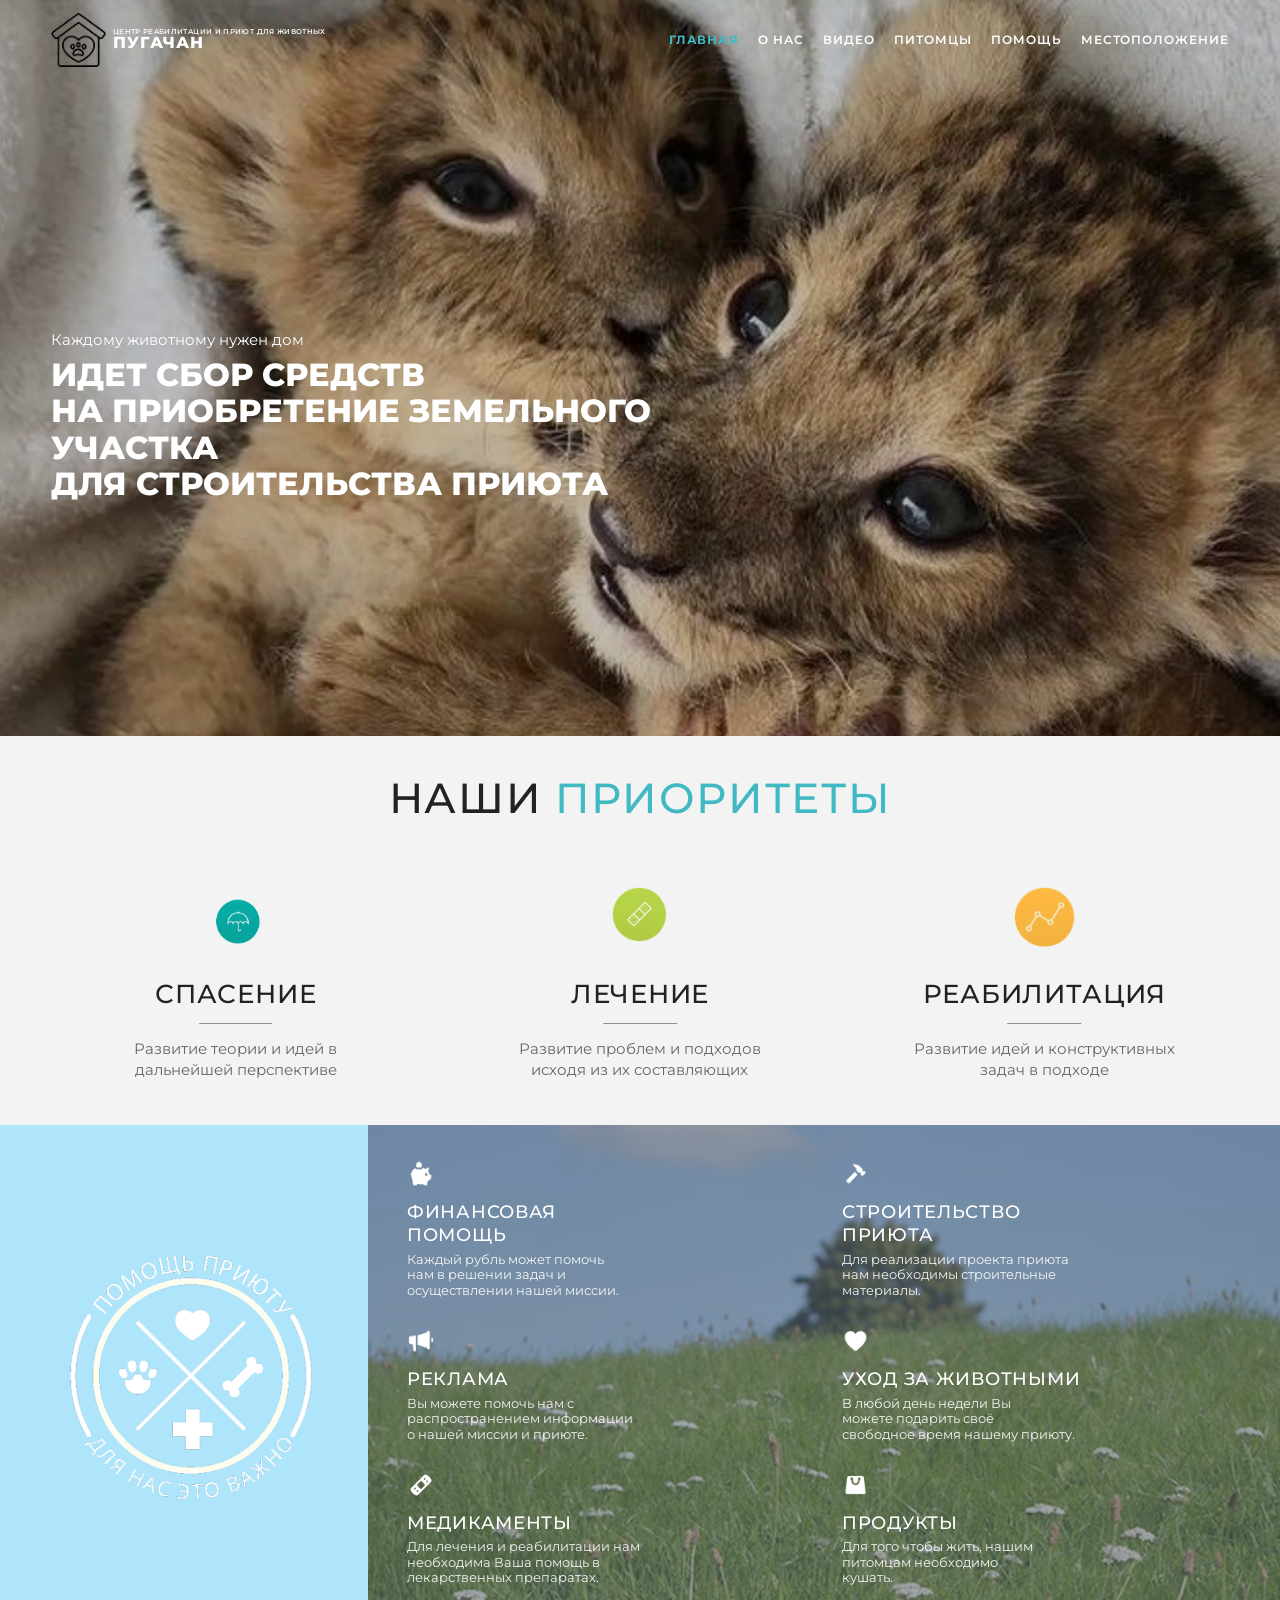
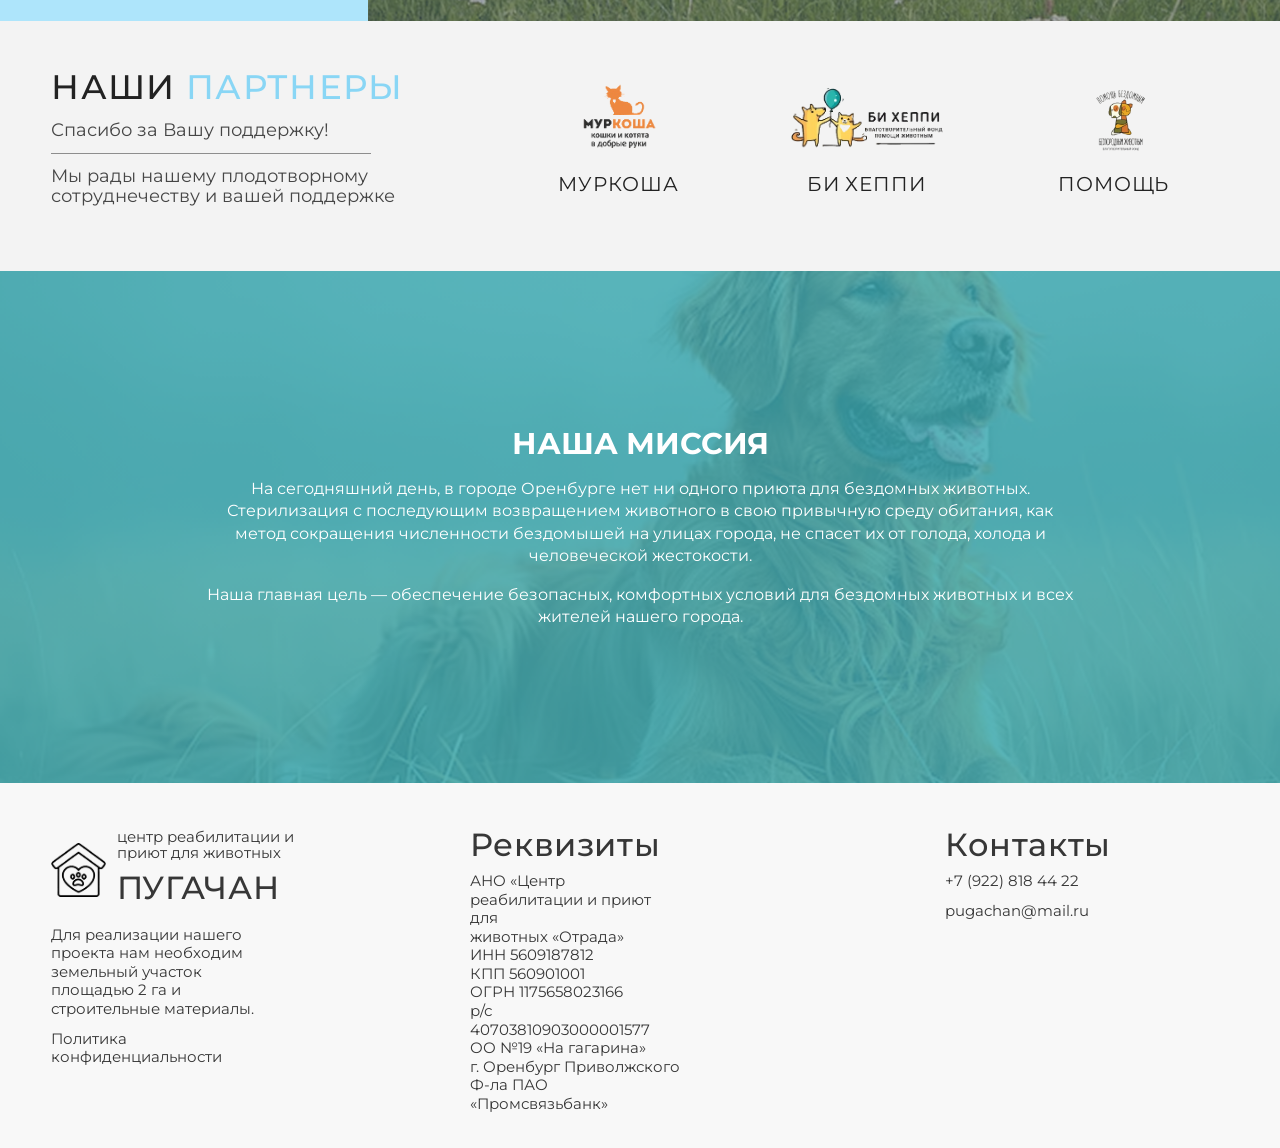
<file: Аделина курсач/index.html>
<!doctype html>
<html lang="ru">
<head>
  <meta charset="UTF-8">
  <meta name="viewport" content="width=device-width, initial-scale=1.0">
  <title>Пугачан — приют для животных</title>
  <link rel="preconnect" href="https://fonts.googleapis.com">
  <link rel="preconnect" href="https://fonts.gstatic.com" crossorigin>
  <link href="https://fonts.googleapis.com/css2?family=Montserrat:wght@400;500;600;700;800&display=swap" rel="stylesheet">
  <link rel="stylesheet" href="./styles.css">
  <style>
    /* Дополнительные стили для стабильного параллакса */
    .hero {
      position: relative;
      min-height: 46rem;
      overflow: hidden;
      display: flex;
      align-items: center;
    }

    .hero__media {
      position: absolute;
      inset: 0;
      background: url("./img/63e6f84660a90f866fd137dfab52ce5c.jpg") center / cover no-repeat;
      will-change: transform;
      /* Начальная позиция */
      transform: translateY(0) scale(1.07);
    }

    .hero__overlay {
      position: absolute;
      inset: 0;
      background: rgba(0, 0, 0, 0.25);
      z-index: 1;
    }

    .hero__content {
      position: relative;
      z-index: 2;
      color: #fff;
      padding-top: 6rem;
    }
  </style>
</head>
<body>
  <header class="header" id="header">
    <div class="container header__inner">
      <a href="#hero" class="logo">
        <img src="./img/logotip.png" alt="Логотип Пугачан">
        <span class="logo__text">
          <span>центр реабилитации и приют для животных</span>
          <span>ПУГАЧАН</span>
        </span>
      </a>
      <nav class="nav" aria-label="Основная навигация">
        <a href="./index.html#hero">ГЛАВНАЯ</a>
        <a href="./about.html">О НАС</a>
        <a href="./video.html">ВИДЕО</a>
        <a href="./pets.html">ПИТОМЦЫ</a>
        <a href="./help.html">ПОМОЩЬ</a>
        <a href="./location.html">МЕСТОПОЛОЖЕНИЕ</a>
      </nav>
    </div>
  </header>

  <main>
    <section class="hero" id="hero" aria-label="Главный экран">
      <div class="hero__media" id="heroMedia"></div>
      <div class="hero__overlay"></div>
      <div class="container hero__content">
        <p>Каждому животному нужен дом</p>
        <h1>
          ИДЕТ СБОР СРЕДСТВ<br>
          НА ПРИОБРЕТЕНИЕ ЗЕМЕЛЬНОГО УЧАСТКА<br>
          ДЛЯ СТРОИТЕЛЬСТВА ПРИЮТА
        </h1>
      </div>
    </section>

    <section class="priorities section reveal-up" id="priorities">
      <div class="container">
        <h2>НАШИ <span>ПРИОРИТЕТЫ</span></h2>
        <div class="priorities__grid">
          <article class="priority">
            <div class="priority__icon">
              <img src="./img/иконка спасение-no-bg-preview (carve.photos).png" alt="" aria-hidden="true">
            </div>
            <h3>СПАСЕНИЕ</h3>
            <p>Развитие теории и идей в<br>дальнейшей перспективе</p>
          </article>
          <article class="priority">
            <div class="priority__icon">
              <img src="./img/иконка лечение-no-bg-preview (carve.photos).png" alt="" aria-hidden="true">
            </div>
            <h3>ЛЕЧЕНИЕ</h3>
            <p>Развитие проблем и подходов<br>исходя из их составляющих</p>
          </article>
          <article class="priority">
            <div class="priority__icon">
              <img src="./img/иконка реабилитация-no-bg-preview (carve.photos).png" alt="" aria-hidden="true">
            </div>
            <h3>РЕАБИЛИТАЦИЯ</h3>
            <p>Развитие идей и конструктивных<br>задач в подходе</p>
          </article>
        </div>
      </div>
    </section>

    <section class="help reveal-up" id="help">
      <div class="help__left">
        <div class="help__logo">
          <img src="./img/pomosch_ikonka.png" alt="Помощь приюту">
        </div>
      </div>
      <div class="help__right">
        <div class="help__overlay"></div>
        <div class="help__grid">
          <article>
            <img src="./img/finansovaya.png" alt="" aria-hidden="true">
            <h3>ФИНАНСОВАЯ<br>ПОМОЩЬ</h3>
            <p>Каждый рубль может помочь<br>нам в решении задач и<br>осуществлении нашей миссии.</p>
          </article>
          <article>
            <img src="./img/stroitelstvo.png" alt="" aria-hidden="true">
            <h3>СТРОИТЕЛЬСТВО<br>ПРИЮТА</h3>
            <p>Для реализации проекта приюта<br>нам необходимы строительные<br>материалы.</p>
          </article>
          <article>
            <img src="./img/reklama.png" alt="" aria-hidden="true">
            <h3>РЕКЛАМА</h3>
            <p>Вы можете помочь нам с<br>распространением информации<br>о нашей миссии и приюте.</p>
          </article>
          <article>
            <img src="./img/ukhod_za_zhivotnymi.png" alt="" aria-hidden="true">
            <h3>УХОД ЗА ЖИВОТНЫМИ</h3>
            <p>В любой день недели Вы<br>можете подарить своё<br>свободное время нашему приюту.</p>
          </article>
          <article>
            <img src="./img/medikamenty.png" alt="" aria-hidden="true">
            <h3>МЕДИКАМЕНТЫ</h3>
            <p>Для лечения и реабилитации нам<br>необходима Ваша помощь в<br>лекарственных препаратах.</p>
          </article>
          <article>
            <img src="./img/produkty.png" alt="" aria-hidden="true">
            <h3>ПРОДУКТЫ</h3>
            <p>Для того чтобы жить, нашим<br>питомцам необходимо<br>кушать.</p>
          </article>
        </div>
      </div>
    </section>

    <section class="partners section reveal-up" id="partners">
      <div class="container">
        <div class="partners__layout">
          <div class="partners__intro">
            <h2>НАШИ <span>ПАРТНЕРЫ</span></h2>
            <p>Спасибо за Вашу поддержку!</p>
            <p>Мы рады нашему плодотворному<br>сотруднечеству и вашей поддержке</p>
          </div>
          <div class="partners__logos">
            <div class="partner">
              <img src="./img/муркоша-no-bg-preview (carve.photos).png" alt="Муркоша">
              <p>МУРКОША</p>
            </div>
            <div class="partner">
              <img src="./img/би хеппи-no-bg-preview (carve.photos).png" alt="Би Хеппи">
              <p>БИ ХЕППИ</p>
            </div>
            <div class="partner">
              <img src="./img/помощь спонсор-no-bg-preview (carve.photos).png" alt="Партнер помощь">
              <p>ПОМОЩЬ</p>
            </div>
          </div>
        </div>
      </div>
    </section>

    <section class="mission section" id="mission">
      <div class="mission__bg"></div>
      <div class="container mission__content">
        <h2>НАША МИССИЯ</h2>
        <p>
          На сегодняшний день, в городе Оренбурге нет ни одного приюта для бездомных животных.
          Стерилизация с последующим возвращением животного в свою привычную среду обитания,
          как метод сокращения численности бездомышей на улицах города, не спасет их
          от голода, холода и человеческой жестокости.
        </p>
        <p>
          Наша главная цель — обеспечение безопасных, комфортных условий для бездомных животных
          и всех жителей нашего города.
        </p>
      </div>
    </section>

  </main>

  <footer class="contacts" id="contacts">
    <div class="container contacts__grid">
      <div class="contacts__col contacts__col--brand">
        <div class="contacts__brand-wrap">
          <img src="./img/logotip.png" alt="Логотип Пугачан">
          <div>
            <p class="contacts__brand-sub">центр реабилитации и<br>приют для животных</p>
            <p class="contacts__brand">ПУГАЧАН</p>
          </div>
        </div>
        <p>
          Для реализации нашего<br>
          проекта нам необходим<br>
          земельный участок<br>
          площадью 2 га и<br>
          строительные материалы.
        </p>
        <p>Политика<br>конфиденциальности</p>
      </div>
      <div class="contacts__col">
        <p class="contacts__title">Реквизиты</p>
        <p>
          АНО «Центр<br>
          реабилитации и приют<br>
          для<br>
          животных «Отрада»<br>
          ИНН 5609187812<br>
          КПП 560901001<br>
          ОГРН 1175658023166<br>
          р/с<br>
          40703810903000001577<br>
          ОО №19 «На гагарина»<br>
          г. Оренбург Приволжского<br>
          Ф-ла ПАО<br>
          «Промсвязьбанк»
        </p>
      </div>
      <div class="contacts__col contacts__col--contact">
        <p class="contacts__title">Контакты</p>
        <p class="contacts__line">+7 (922) 818 44 22</p>
        <p class="contacts__line">pugachan@mail.ru</p>
      </div>
    </div>
  </footer>

  <script src="./script.js" defer></script>
  
  <!-- ОТДЕЛЬНЫЙ СКРИПТ ДЛЯ ПАРАЛЛАКСА (СТАБИЛЬНАЯ ВЕРСИЯ) -->
  <script>
    (function() {
      // Получаем элементы
      const heroMedia = document.querySelector('.hero__media');
      const missionBg = document.querySelector('.mission__bg');
      
      // Проверяем наличие элементов
      if (!heroMedia && !missionBg) return;
      
      let ticking = false;
      let lastScrollY = window.scrollY;
      
      function updateParallax() {
        const scrollY = window.scrollY;
        
        // Параллакс для hero - очень медленное движение
        if (heroMedia) {
          // Ограничиваем максимальное смещение
          const heroOffset = Math.min(scrollY * 0.25, 150);
          heroMedia.style.transform = `translateY(${heroOffset}px) scale(1.07)`;
        }
        
        // Параллакс для секции миссии
        if (missionBg) {
          const missionOffset = scrollY * 0.15;
          missionBg.style.transform = `translateY(${missionOffset}px)`;
        }
        
        ticking = false;
      }
      
      function onScroll() {
        if (!ticking) {
          requestAnimationFrame(updateParallax);
          ticking = true;
        }
      }
      
      // Вешаем обработчик с пассивным режимом для производительности
      window.addEventListener('scroll', onScroll, { passive: true });
      
      // Обновляем при загрузке и изменении размера окна
      window.addEventListener('resize', () => {
        requestAnimationFrame(updateParallax);
      });
      
      // Начальное обновление
      setTimeout(updateParallax, 100);
      
      console.log('Параллакс инициализирован (стабильная версия)');
    })();
  </script>
</body>
</html>
</file>
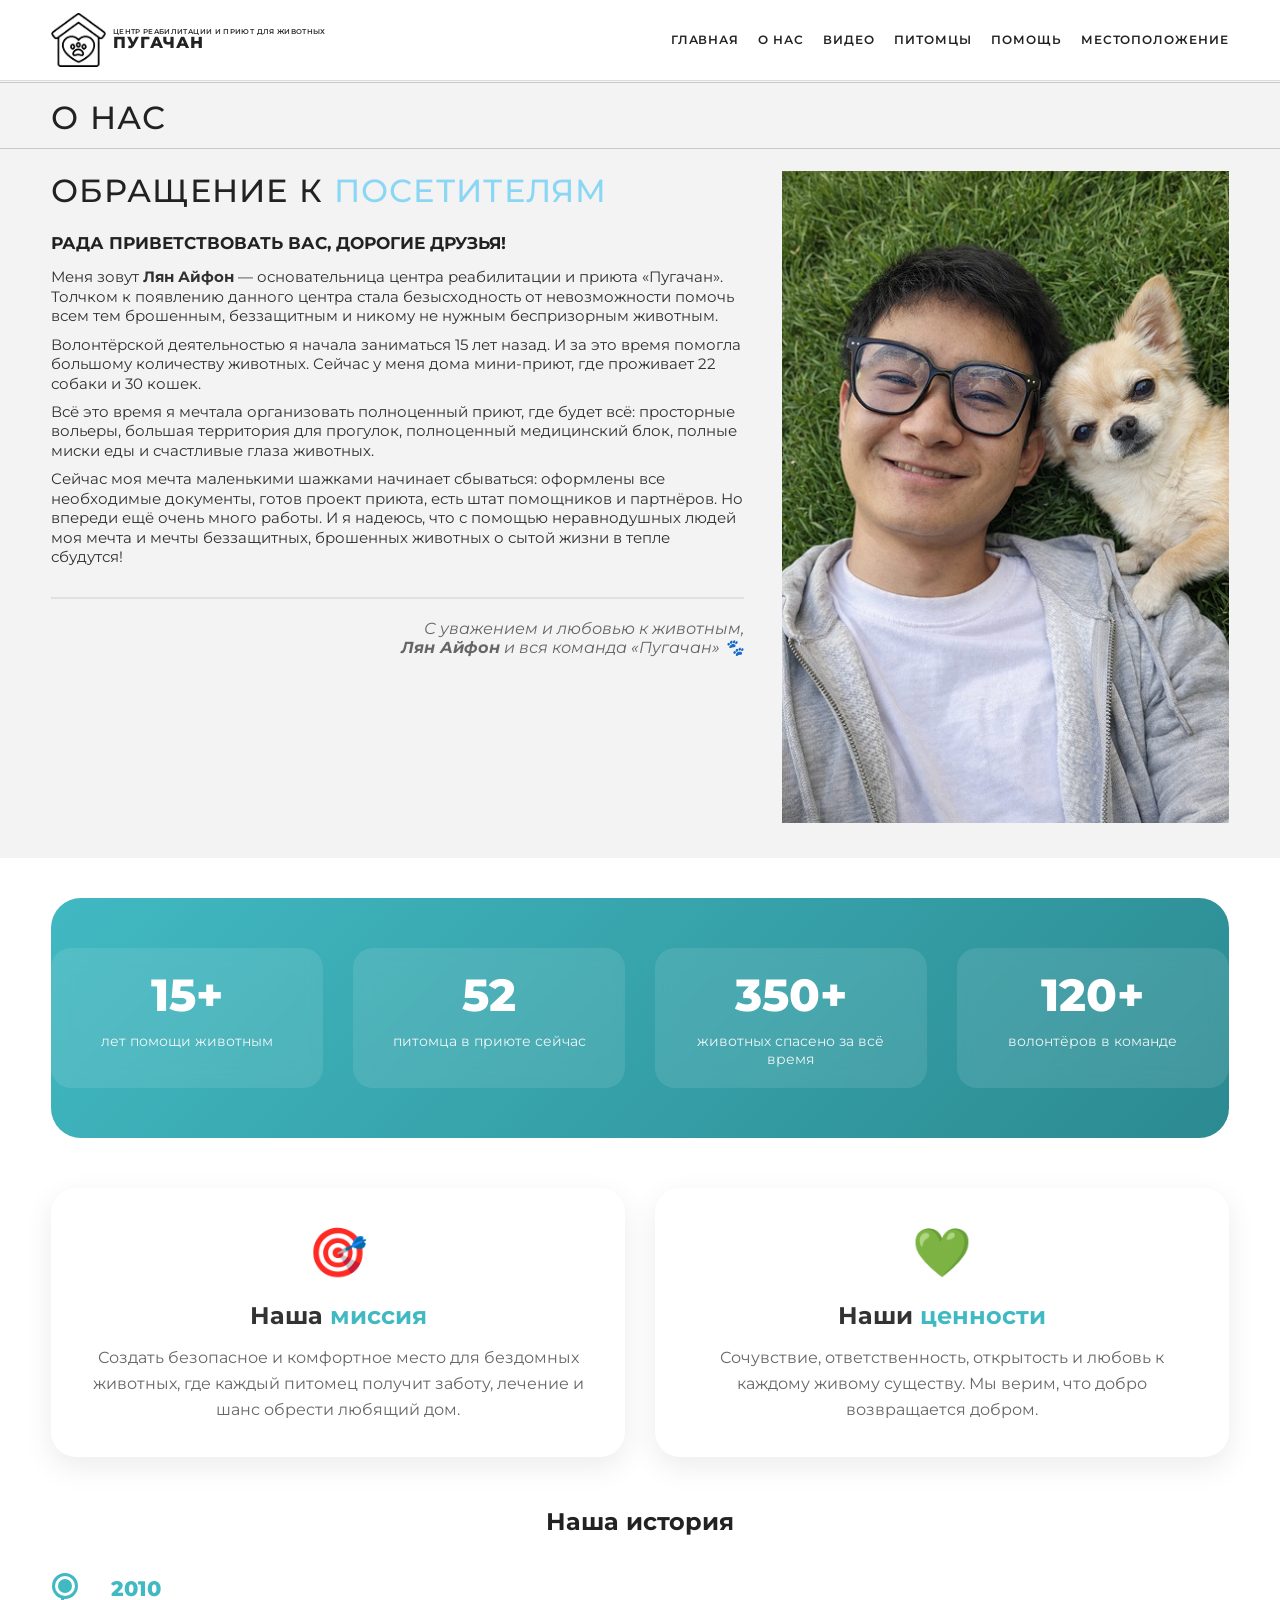
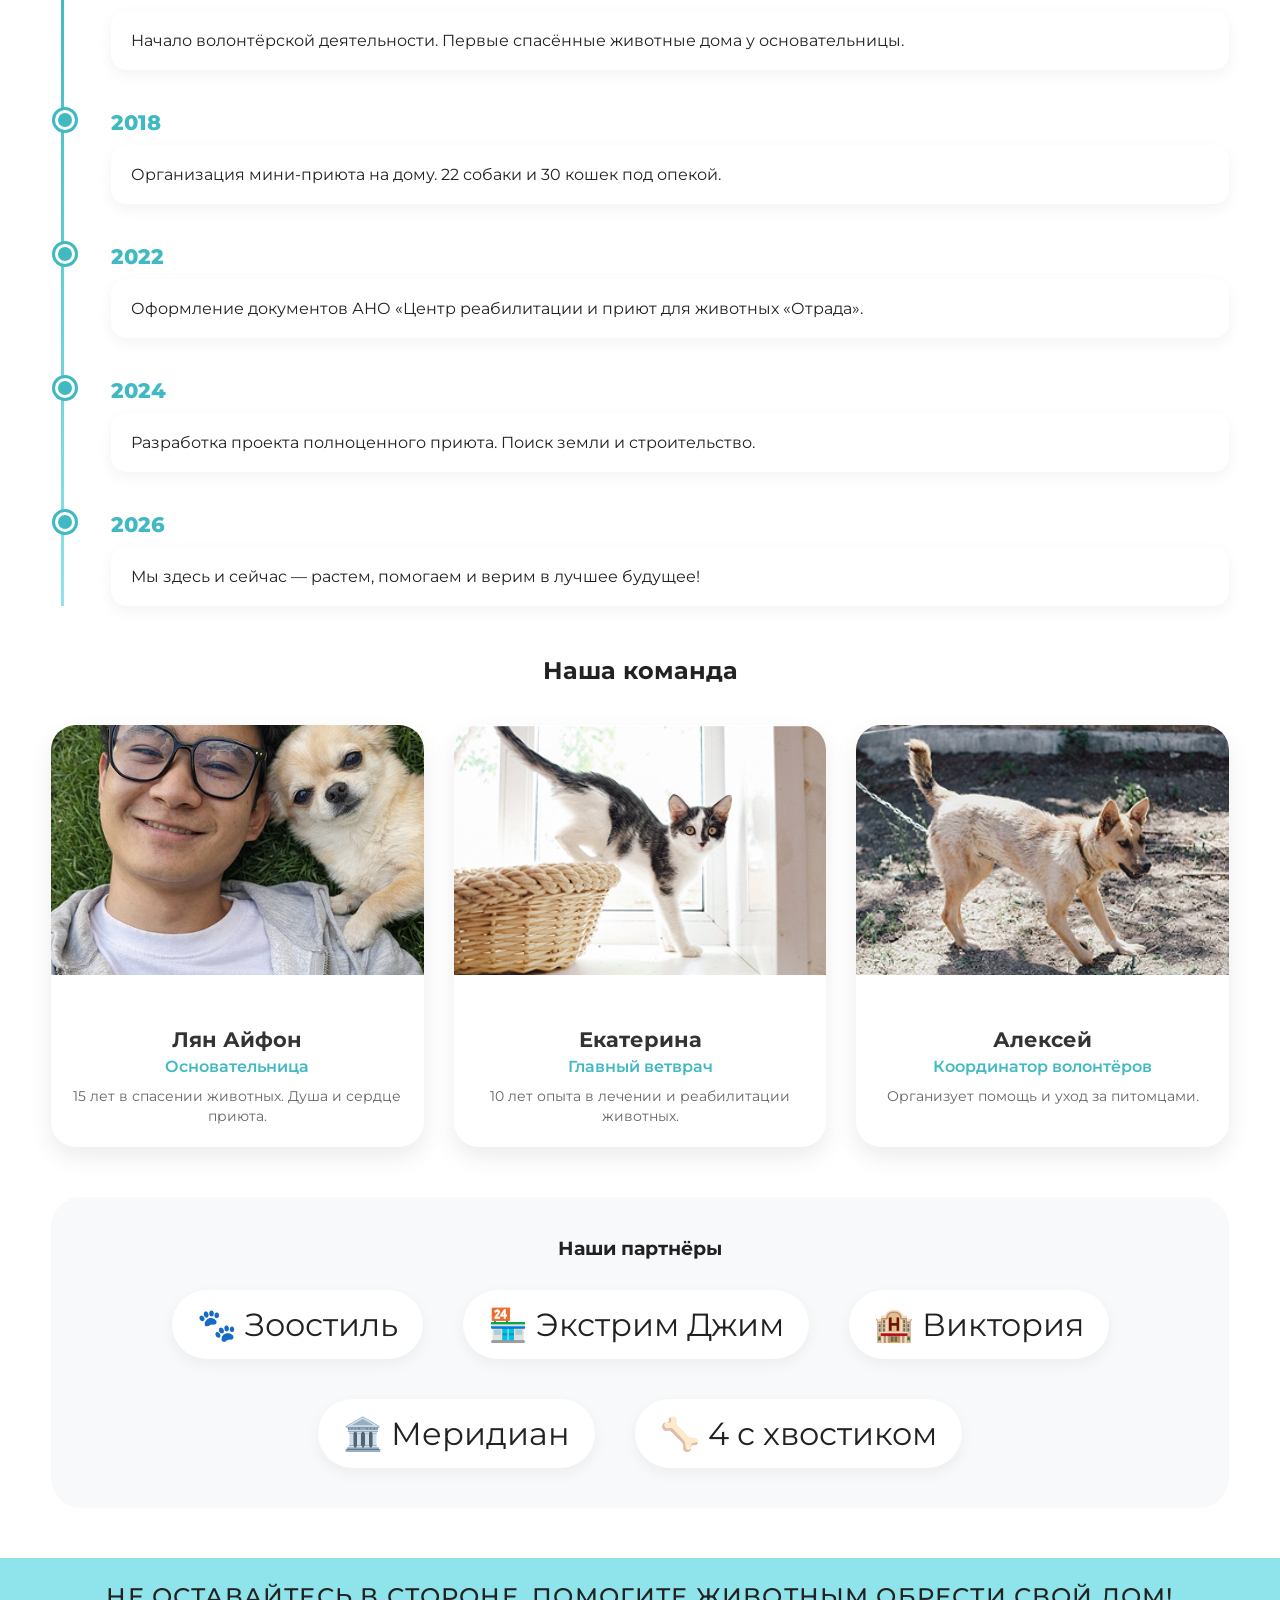
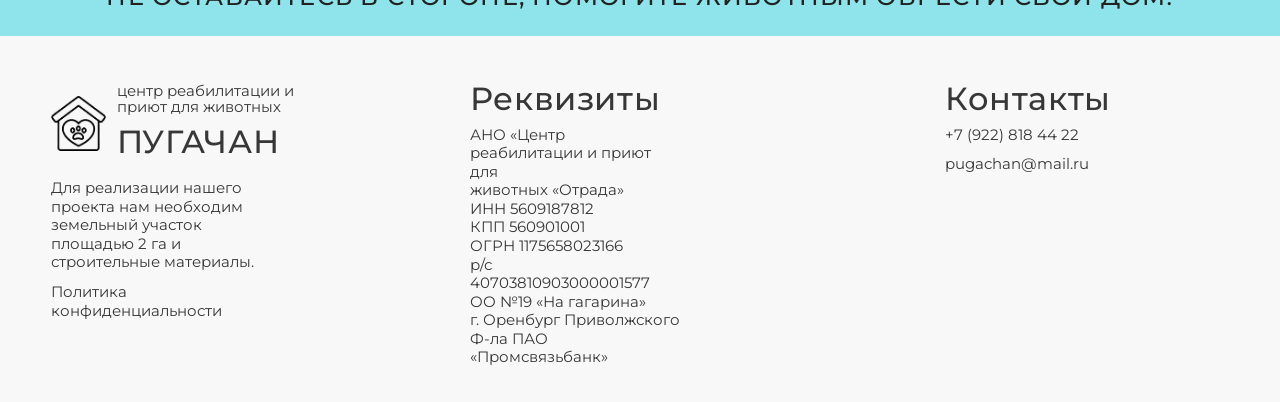
<file: Аделина курсач/about.html>
<!doctype html>
<html lang="ru">
<head>
  <meta charset="UTF-8">
  <meta name="viewport" content="width=device-width, initial-scale=1.0">
  <title>О нас — Пугачан</title>
  <link rel="preconnect" href="https://fonts.googleapis.com">
  <link rel="preconnect" href="https://fonts.gstatic.com" crossorigin>
  <link href="https://fonts.googleapis.com/css2?family=Montserrat:wght@400;500;600;700;800;900&display=swap" rel="stylesheet">
  <link rel="stylesheet" href="./styles.css">
  <style>
   
    .stats-section {
      background: linear-gradient(135deg, #41b9c2, #2c8a91);
      padding: 50px 0;
      margin: 40px 0;
      border-radius: 30px;
      color: white;
    }
    
    .stats-grid {
      display: grid;
      grid-template-columns: repeat(4, 1fr);
      gap: 30px;
      text-align: center;
    }
    
    .stat-card {
      padding: 20px;
      background: rgba(255,255,255,0.1);
      border-radius: 20px;
      backdrop-filter: blur(10px);
      transition: transform 0.3s;
    }
    
    .stat-card:hover {
      transform: translateY(-5px);
      background: rgba(255,255,255,0.2);
    }
    
    .stat-number {
      font-size: 2.8rem;
      font-weight: 800;
      margin-bottom: 10px;
    }
    
    .stat-label {
      font-size: 0.9rem;
      opacity: 0.9;
    }
    
    /* Миссия и ценности */
    .mission-vision {
      display: grid;
      grid-template-columns: 1fr 1fr;
      gap: 30px;
      margin: 50px 0;
    }
    
    .mv-card {
      background: white;
      padding: 35px;
      border-radius: 25px;
      text-align: center;
      box-shadow: 0 10px 30px rgba(0,0,0,0.08);
      transition: all 0.3s;
    }
    
    .mv-card:hover {
      transform: translateY(-5px);
      box-shadow: 0 20px 40px rgba(65,185,194,0.15);
    }
    
    .mv-icon {
      font-size: 48px;
      margin-bottom: 20px;
    }
    
    .mv-card h3 {
      font-size: 1.5rem;
      margin-bottom: 15px;
      color: #333;
    }
    
    .mv-card h3 span {
      color: #41b9c2;
    }
    
    .mv-card p {
      color: #666;
      line-height: 1.6;
    }
    
    /* Команда */
    .team-section {
      margin: 50px 0;
    }
    
    .team-section h2 {
      text-align: center;
      margin-bottom: 40px;
    }
    
    .team-grid {
      display: grid;
      grid-template-columns: repeat(3, 1fr);
      gap: 30px;
    }
    
    .team-member {
      background: white;
      border-radius: 25px;
      overflow: hidden;
      text-align: center;
      box-shadow: 0 10px 25px rgba(0,0,0,0.08);
      transition: all 0.3s;
    }
    
    .team-member:hover {
      transform: translateY(-8px);
      box-shadow: 0 20px 35px rgba(65,185,194,0.2);
    }
    
    .team-photo {
      width: 100%;
      height: 250px;
      object-fit: cover;
    }
    
    .team-info {
      padding: 20px;
    }
    
    .team-info h4 {
      font-size: 1.3rem;
      margin-bottom: 5px;
      color: #333;
    }
    
    .team-role {
      color: #41b9c2;
      font-weight: 600;
      margin-bottom: 10px;
    }
    
    .team-desc {
      color: #666;
      font-size: 0.85rem;
      line-height: 1.5;
    }
    
    
    .timeline-section {
      margin: 50px 0;
    }
    
    .timeline-section h2 {
      text-align: center;
      margin-bottom: 40px;
    }
    
    .timeline {
      position: relative;
      padding-left: 30px;
    }
    
    .timeline::before {
      content: '';
      position: absolute;
      left: 10px;
      top: 0;
      bottom: 0;
      width: 3px;
      background: linear-gradient(180deg, #41b9c2, #8ee4ea);
    }
    
    .timeline-item {
      position: relative;
      margin-bottom: 40px;
      padding-left: 30px;
    }
    
    .timeline-dot {
      position: absolute;
      left: -26px;
      top: 0;
      width: 20px;
      height: 20px;
      background: #41b9c2;
      border-radius: 50%;
      border: 3px solid white;
      box-shadow: 0 0 0 3px #41b9c2;
    }
    
    .timeline-year {
      font-size: 1.3rem;
      font-weight: 800;
      color: #41b9c2;
      margin-bottom: 10px;
    }
    
    .timeline-text {
      background: white;
      padding: 20px;
      border-radius: 15px;
      box-shadow: 0 5px 15px rgba(0,0,0,0.05);
    }
    
    /* Партнёры */
    .partners-section {
      background: #f8f9fa;
      border-radius: 30px;
      padding: 40px;
      margin: 50px 0;
      text-align: center;
    }
    
    .partners-grid {
      display: flex;
      justify-content: center;
      flex-wrap: wrap;
      gap: 40px;
      margin-top: 30px;
    }
    
    .partner-logo {
      font-size: 2rem;
      padding: 15px 25px;
      background: white;
      border-radius: 50px;
      box-shadow: 0 5px 15px rgba(0,0,0,0.05);
      transition: all 0.3s;
    }
    
    .partner-logo:hover {
      transform: scale(1.05);
      box-shadow: 0 10px 25px rgba(65,185,194,0.2);
    }
    
    /* Подпись */
    .signature {
      text-align: right;
      margin-top: 30px;
      padding-top: 20px;
      border-top: 2px solid #e0e0e0;
      font-style: italic;
      color: #666;
    }
    
    @media (max-width: 62rem) {
      .stats-grid, .mission-vision, .team-grid {
        grid-template-columns: 1fr;
      }
      .signature {
        text-align: center;
      }
    }
  </style>
</head>
<body class="page-with-header">
  <header class="header header--static" id="header">
    <div class="container header__inner">
      <a href="./index.html#hero" class="logo">
        <img src="./img/logotip.png" alt="Логотип Пугачан">
        <span class="logo__text">
          <span>центр реабилитации и приют для животных</span>
          <span>ПУГАЧАН</span>
        </span>
      </a>
      <nav class="nav" aria-label="Основная навигация">
        <a href="./index.html#hero">ГЛАВНАЯ</a>
        <a href="./about.html">О НАС</a>
        <a href="./video.html">ВИДЕО</a>
        <a href="./pets.html">ПИТОМЦЫ</a>
        <a href="./help.html">ПОМОЩЬ</a>
        <a href="./location.html">МЕСТОПОЛОЖЕНИЕ</a>
      </nav>
    </div>
  </header>

  <main>
    <section class="about" id="about">
      <div class="about__title-bar">
        <div class="container">
          <h2>О НАС</h2>
        </div>
      </div>
      <div class="container about__content">
        <div class="about__text">
          <h3>ОБРАЩЕНИЕ К <span>ПОСЕТИТЕЛЯМ</span></h3>
          <h4>РАДА ПРИВЕТСТВОВАТЬ ВАС, ДОРОГИЕ ДРУЗЬЯ!</h4>
          <p>
            Меня зовут <strong>Лян Айфон</strong> — основательница центра реабилитации и приюта «Пугачан».
            Толчком к появлению данного центра стала безысходность от невозможности помочь всем тем брошенным, 
            беззащитным и никому не нужным беспризорным животным.
          </p>
          <p>
            Волонтёрской деятельностью я начала заниматься 15 лет назад. И за это время помогла большому количеству животных. 
            Сейчас у меня дома мини-приют, где проживает 22 собаки и 30 кошек.
          </p>
          <p>
            Всё это время я мечтала организовать полноценный приют, где будет всё: просторные вольеры, большая территория 
            для прогулок, полноценный медицинский блок, полные миски еды и счастливые глаза животных.
          </p>
          <p>
            Сейчас моя мечта маленькими шажками начинает сбываться: оформлены все необходимые документы, готов проект приюта, 
            есть штат помощников и партнёров. Но впереди ещё очень много работы. И я надеюсь, что с помощью неравнодушных людей 
            моя мечта и мечты беззащитных, брошенных животных о сытой жизни в тепле сбудутся!
          </p>
          <div class="signature">
            С уважением и любовью к животным,<br>
            <strong>Лян Айфон</strong> и вся команда «Пугачан» 🐾
          </div>
        </div>
        <div class="about__image">
          <img src="./img/foto_o_nas.png" alt="Основательница приюта с собакой">
        </div>
      </div>
    </section>

    
    <div class="container">
      <div class="stats-section animate-on-scroll">
        <div class="stats-grid">
          <div class="stat-card"><div class="stat-number">15+</div><div class="stat-label">лет помощи животным</div></div>
          <div class="stat-card"><div class="stat-number">52</div><div class="stat-label">питомца в приюте сейчас</div></div>
          <div class="stat-card"><div class="stat-number">350+</div><div class="stat-label">животных спасено за всё время</div></div>
          <div class="stat-card"><div class="stat-number">120+</div><div class="stat-label">волонтёров в команде</div></div>
        </div>
      </div>
    </div>

    
    <div class="container">
      <div class="mission-vision">
        <div class="mv-card animate-on-scroll">
          <div class="mv-icon">🎯</div>
          <h3>Наша <span>миссия</span></h3>
          <p>Создать безопасное и комфортное место для бездомных животных, где каждый питомец получит заботу, лечение и шанс обрести любящий дом.</p>
        </div>
        <div class="mv-card animate-on-scroll">
          <div class="mv-icon">💚</div>
          <h3>Наши <span>ценности</span></h3>
          <p>Сочувствие, ответственность, открытость и любовь к каждому живому существу. Мы верим, что добро возвращается добром.</p>
        </div>
      </div>
    </div>

    
    <div class="container">
      <div class="timeline-section">
        <h2>Наша <span>история</span></h2>
        <div class="timeline">
          <div class="timeline-item animate-on-scroll">
            <div class="timeline-dot"></div>
            <div class="timeline-year">2010</div>
            <div class="timeline-text">Начало волонтёрской деятельности. Первые спасённые животные дома у основательницы.</div>
          </div>
          <div class="timeline-item animate-on-scroll">
            <div class="timeline-dot"></div>
            <div class="timeline-year">2018</div>
            <div class="timeline-text">Организация мини-приюта на дому. 22 собаки и 30 кошек под опекой.</div>
          </div>
          <div class="timeline-item animate-on-scroll">
            <div class="timeline-dot"></div>
            <div class="timeline-year">2022</div>
            <div class="timeline-text">Оформление документов АНО «Центр реабилитации и приют для животных «Отрада».</div>
          </div>
          <div class="timeline-item animate-on-scroll">
            <div class="timeline-dot"></div>
            <div class="timeline-year">2024</div>
            <div class="timeline-text">Разработка проекта полноценного приюта. Поиск земли и строительство.</div>
          </div>
          <div class="timeline-item animate-on-scroll">
            <div class="timeline-dot"></div>
            <div class="timeline-year">2026</div>
            <div class="timeline-text">Мы здесь и сейчас — растем, помогаем и верим в лучшее будущее! </div>
          </div>
        </div>
      </div>
    </div>

    
    <div class="container">
      <div class="team-section">
        <h2>Наша <span>команда</span></h2>
        <div class="team-grid">
          <div class="team-member animate-on-scroll">
            <img class="team-photo" src="./img/foto_o_nas.png" alt="Лян Айфон">
            <div class="team-info">
              <h4>Лян Айфон</h4>
              <div class="team-role">Основательница</div>
              <div class="team-desc">15 лет в спасении животных. Душа и сердце приюта.</div>
            </div>
          </div>
          <div class="team-member animate-on-scroll">
            <img class="team-photo" src="./img/teya_koshki.png" alt="Екатерина">
            <div class="team-info">
              <h4>Екатерина</h4>
              <div class="team-role">Главный ветврач</div>
              <div class="team-desc">10 лет опыта в лечении и реабилитации животных.</div>
            </div>
          </div>
          <div class="team-member animate-on-scroll">
            <img class="team-photo" src="./img/bonya_sobaki.png" alt="Алексей">
            <div class="team-info">
              <h4>Алексей</h4>
              <div class="team-role">Координатор волонтёров</div>
              <div class="team-desc">Организует помощь и уход за питомцами.</div>
            </div>
          </div>
        </div>
      </div>
    </div>

    
    <div class="container">
      <div class="partners-section animate-on-scroll">
        <h3> Наши партнёры</h3>
        <div class="partners-grid">
          <div class="partner-logo">🐾 Зоостиль</div>
          <div class="partner-logo">🏪 Экстрим Джим</div>
          <div class="partner-logo">🏨 Виктория</div>
          <div class="partner-logo">🏛️ Меридиан</div>
          <div class="partner-logo">🦴 4 с хвостиком</div>
        </div>
      </div>
    </div>

    <section class="about-cta" aria-label="Призыв к действию">
      <p>НЕ ОСТАВАЙТЕСЬ В СТОРОНЕ, ПОМОГИТЕ ЖИВОТНЫМ ОБРЕСТИ СВОЙ ДОМ!</p>
    </section>
  </main>

  <footer class="contacts" id="contacts">
    <div class="container contacts__grid">
      <div class="contacts__col contacts__col--brand">
        <div class="contacts__brand-wrap">
          <img src="./img/logotip.png" alt="Логотип Пугачан">
          <div>
            <p class="contacts__brand-sub">центр реабилитации и<br>приют для животных</p>
            <p class="contacts__brand">ПУГАЧАН</p>
          </div>
        </div>
        <p>
          Для реализации нашего<br>
          проекта нам необходим<br>
          земельный участок<br>
          площадью 2 га и<br>
          строительные материалы.
        </p>
        <p>Политика<br>конфиденциальности</p>
      </div>
      <div class="contacts__col">
        <p class="contacts__title">Реквизиты</p>
        <p>
          АНО «Центр<br>
          реабилитации и приют<br>
          для<br>
          животных «Отрада»<br>
          ИНН 5609187812<br>
          КПП 560901001<br>
          ОГРН 1175658023166<br>
          р/с<br>
          40703810903000001577<br>
          ОО №19 «На гагарина»<br>
          г. Оренбург Приволжского<br>
          Ф-ла ПАО<br>
          «Промсвязьбанк»
        </p>
      </div>
      <div class="contacts__col contacts__col--contact">
        <p class="contacts__title">Контакты</p>
        <p class="contacts__line">+7 (922) 818 44 22</p>
        <p class="contacts__line">pugachan@mail.ru</p>
      </div>
    </div>
  </footer>

  <script src="./script.js" defer></script>
</body>
</html>
</file>
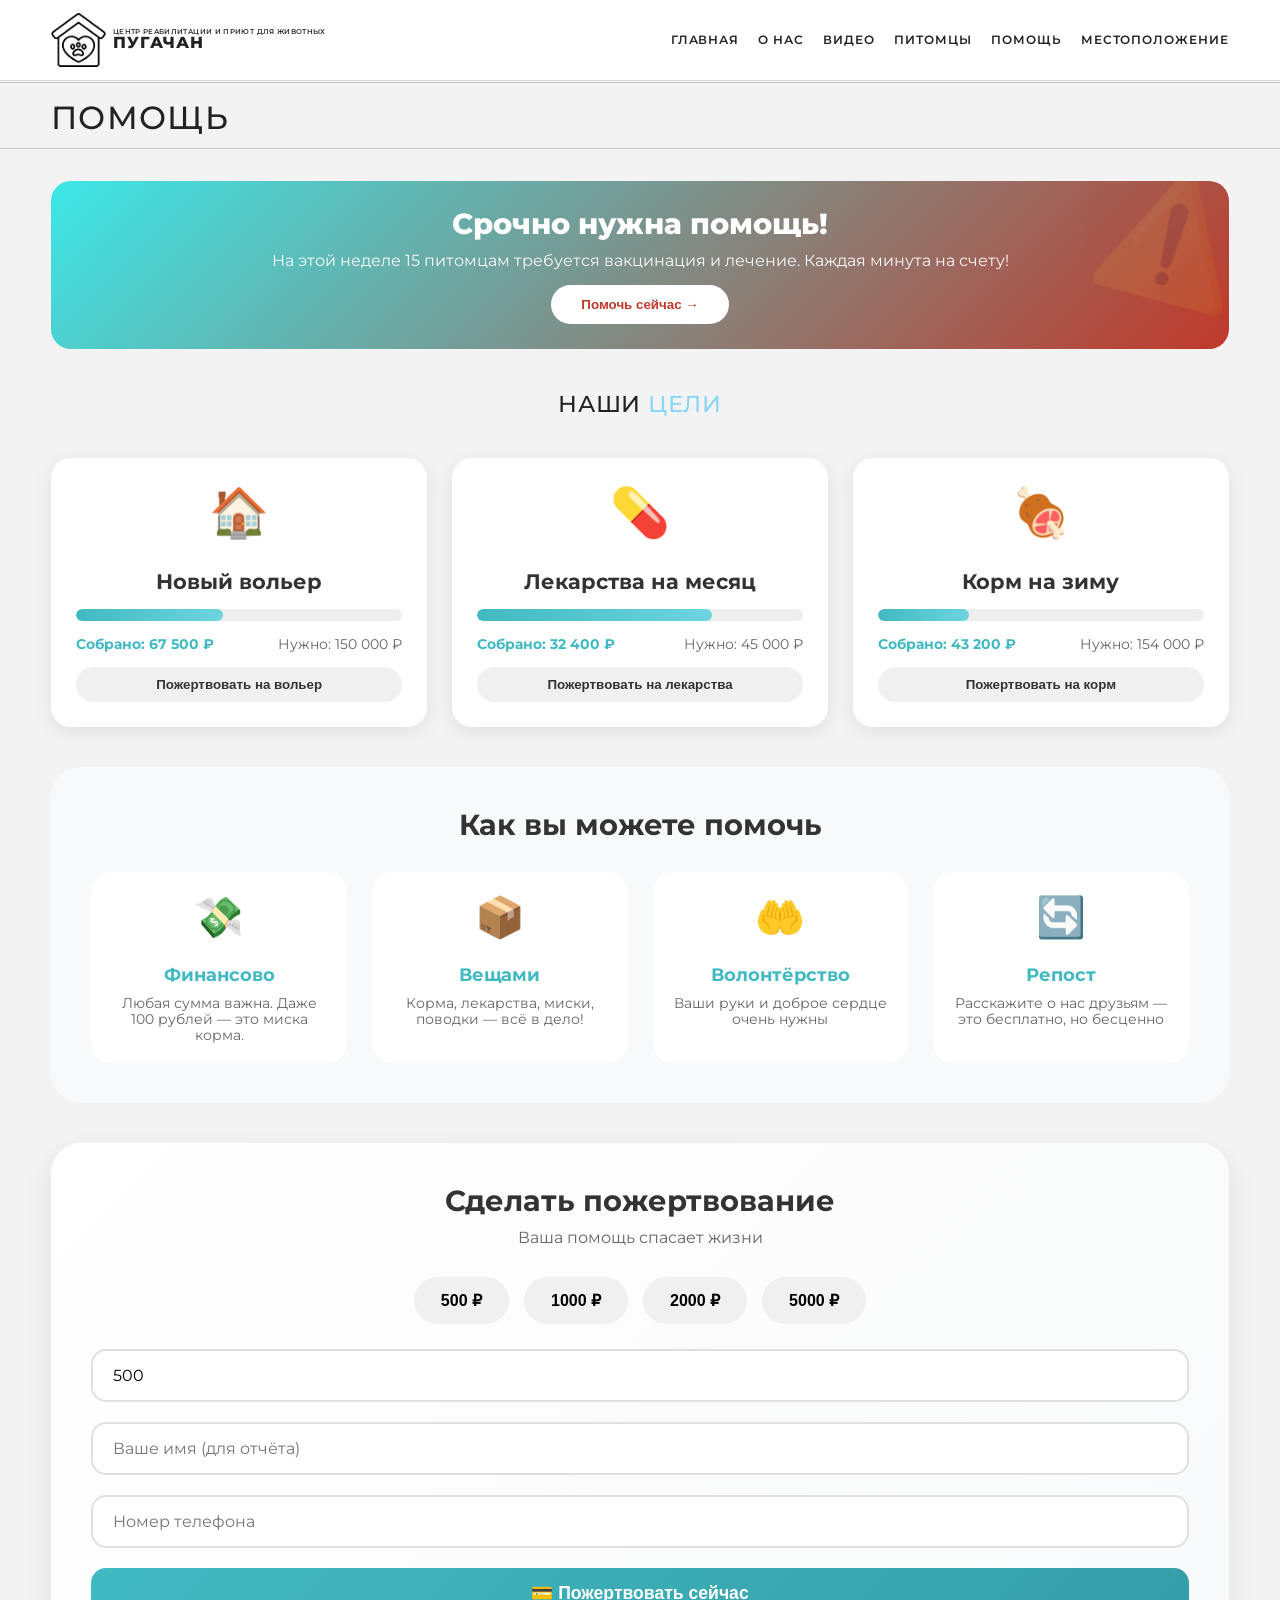
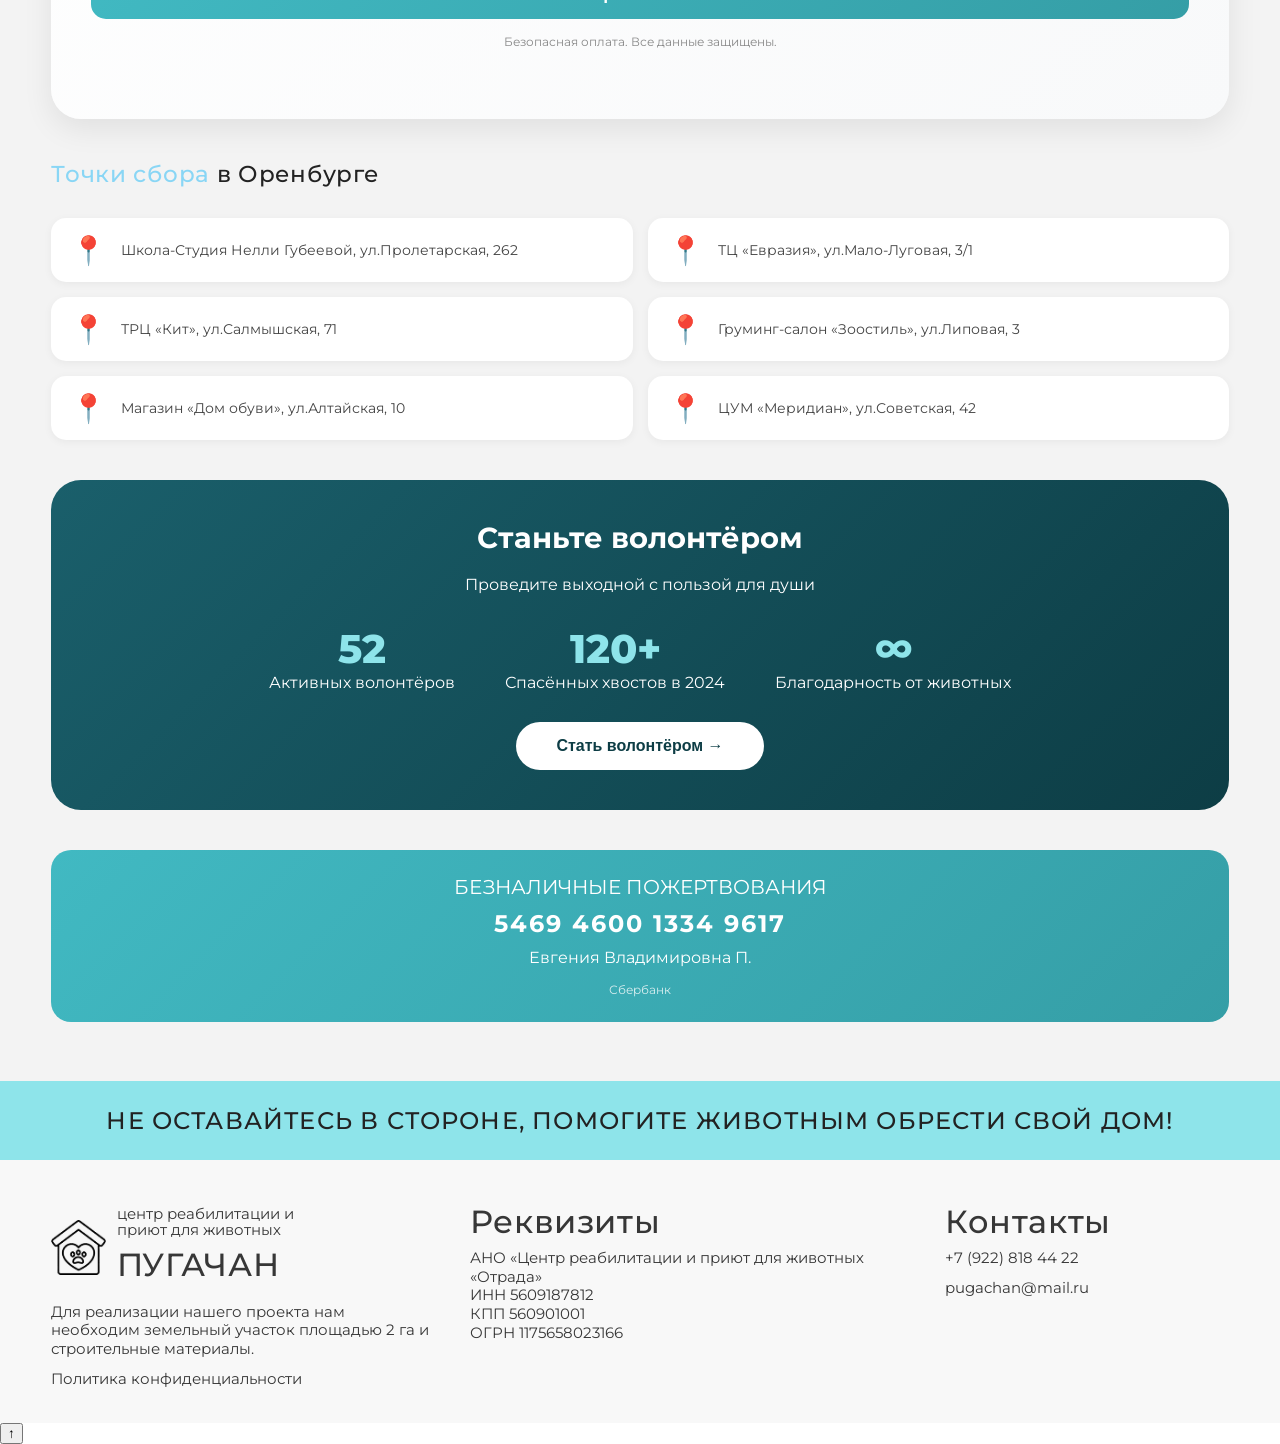
<file: Аделина курсач/help.html>
<!doctype html>
<html lang="ru">
<head>
  <meta charset="UTF-8">
  <meta name="viewport" content="width=device-width, initial-scale=1.0">
  <title>Помощь — Пугачан</title>
  <link rel="preconnect" href="https://fonts.googleapis.com">
  <link rel="preconnect" href="https://fonts.gstatic.com" crossorigin>
  <link href="https://fonts.googleapis.com/css2?family=Montserrat:wght@400;500;600;700;800;900&display=swap" rel="stylesheet">
  <link rel="stylesheet" href="./styles.css">
  <style>
    
    .urgent-banner {
      background: linear-gradient(135deg, #3ce7e7, #c0392b);
      border-radius: 20px;
      padding: 25px 30px;
      margin-bottom: 40px;
      text-align: center;
      color: white;
      position: relative;
      overflow: hidden;
    }
    
    .urgent-banner::before {
      content: '⚠️';
      position: absolute;
      font-size: 120px;
      opacity: 0.1;
      right: -20px;
      top: -20px;
      transform: rotate(15deg);
    }
    
    .urgent-banner h3 {
      font-size: 1.8rem;
      margin-bottom: 10px;
      font-weight: 800;
    }
    
    .urgent-banner p {
      font-size: 1rem;
      opacity: 0.95;
    }
    
    .urgent-banner .urgent-btn {
      background: white;
      color: #c0392b;
      border: none;
      padding: 12px 30px;
      border-radius: 50px;
      font-weight: 700;
      margin-top: 15px;
      cursor: pointer;
      transition: transform 0.2s;
    }
    
    .urgent-banner .urgent-btn:hover {
      transform: scale(1.05);
    }
    
    
    .goals-grid {
      display: grid;
      grid-template-columns: repeat(3, 1fr);
      gap: 25px;
      margin: 40px 0;
    }
    
    .goal-card {
      background: white;
      border-radius: 20px;
      padding: 25px;
      text-align: center;
      box-shadow: 0 5px 20px rgba(0,0,0,0.08);
      transition: all 0.3s ease;
      position: relative;
      overflow: hidden;
    }
    
    .goal-card:hover {
      transform: translateY(-8px);
      box-shadow: 0 15px 35px rgba(65, 185, 194, 0.15);
    }
    
    .goal-icon {
      font-size: 48px;
      margin-bottom: 15px;
    }
    
    .goal-card h4 {
      font-size: 1.3rem;
      font-weight: 700;
      margin-bottom: 15px;
      color: #333;
    }
    
    .goal-progress {
      background: #eee;
      border-radius: 30px;
      height: 12px;
      margin: 15px 0;
      overflow: hidden;
    }
    
    .goal-progress-fill {
      background: linear-gradient(90deg, #41b9c2, #6dd5df);
      width: 0%;
      height: 100%;
      border-radius: 30px;
      transition: width 0.8s ease;
    }
    
    .goal-stats {
      display: flex;
      justify-content: space-between;
      font-size: 0.85rem;
      color: #666;
      margin-bottom: 15px;
    }
    
    .goal-stats span:first-child {
      font-weight: 700;
      color: #41b9c2;
    }
    
    .donate-goal-btn {
      background: #f0f0f0;
      color: #333;
      border: none;
      padding: 10px 20px;
      border-radius: 30px;
      font-weight: 600;
      cursor: pointer;
      transition: all 0.2s;
      width: 100%;
    }
    
    .donate-goal-btn:hover {
      background: #41b9c2;
      color: white;
    }
    
   
    .help-ways {
      background: #f8f9fa;
      border-radius: 30px;
      padding: 40px;
      margin: 40px 0;
    }
    
    .help-ways h3 {
      text-align: center;
      font-size: 1.8rem;
      margin-bottom: 30px;
      color: #333;
    }
    
    .ways-grid {
      display: grid;
      grid-template-columns: repeat(4, 1fr);
      gap: 25px;
    }
    
    .way-item {
      text-align: center;
      padding: 20px;
      background: white;
      border-radius: 20px;
      transition: all 0.3s;
    }
    
    .way-item:hover {
      transform: translateY(-5px);
      box-shadow: 0 10px 25px rgba(0,0,0,0.1);
    }
    
    .way-icon {
      font-size: 40px;
      margin-bottom: 15px;
    }
    
    .way-item h4 {
      font-size: 1.1rem;
      margin-bottom: 10px;
      color: #41b9c2;
    }
    
    .way-item p {
      font-size: 0.85rem;
      color: #666;
    }
    
    
    .donate-form-modern {
      background: linear-gradient(135deg, #fff, #f8f9fa);
      border-radius: 30px;
      padding: 40px;
      margin: 40px 0;
      box-shadow: 0 10px 30px rgba(0,0,0,0.08);
    }
    
    .donate-form-modern h3 {
      text-align: center;
      font-size: 1.8rem;
      margin-bottom: 10px;
      color: #333;
    }
    
    .donate-form-modern > p {
      text-align: center;
      color: #666;
      margin-bottom: 30px;
    }
    
    .amount-buttons {
      display: flex;
      justify-content: center;
      gap: 15px;
      margin-bottom: 25px;
      flex-wrap: wrap;
    }
    
    .amount-btn {
      background: #f0f0f0;
      border: 2px solid transparent;
      padding: 12px 25px;
      border-radius: 50px;
      font-weight: 700;
      font-size: 1rem;
      cursor: pointer;
      transition: all 0.2s;
    }
    
    .amount-btn:hover {
      background: #e0e0e0;
    }
    
    .amount-btn.active {
      background: #41b9c2;
      color: white;
      border-color: #41b9c2;
    }
    
    .donate-input-group {
      margin-bottom: 20px;
    }
    
    .donate-input-group input {
      width: 100%;
      padding: 15px 20px;
      border: 2px solid #e0e0e0;
      border-radius: 15px;
      font-family: inherit;
      font-size: 1rem;
      transition: all 0.2s;
    }
    
    .donate-input-group input:focus {
      outline: none;
      border-color: #41b9c2;
    }
    
    .donate-submit-btn {
      width: 100%;
      background: linear-gradient(135deg, #41b9c2, #359ea6);
      color: white;
      border: none;
      padding: 15px;
      border-radius: 15px;
      font-weight: 700;
      font-size: 1.1rem;
      cursor: pointer;
      transition: transform 0.2s;
    }
    
    .donate-submit-btn:hover {
      transform: scale(1.02);
    }
    
    
    .boxes-grid {
      display: grid;
      grid-template-columns: repeat(2, 1fr);
      gap: 15px;
      margin: 30px 0;
    }
    
    .box-item {
      background: white;
      padding: 15px 20px;
      border-radius: 15px;
      display: flex;
      align-items: center;
      gap: 15px;
      transition: all 0.2s;
      box-shadow: 0 2px 8px rgba(0,0,0,0.05);
    }
    
    .box-item:hover {
      transform: translateX(5px);
      background: #f8f9fa;
    }
    
    .box-icon {
      font-size: 28px;
    }
    
    .box-item span {
      font-size: 0.9rem;
      color: #444;
    }
    
    
    .volunteer-section {
      background: linear-gradient(135deg, #1a5f6b, #0d3d45);
      border-radius: 30px;
      padding: 40px;
      margin: 40px 0;
      color: white;
      text-align: center;
    }
    
    .volunteer-section h3 {
      font-size: 1.8rem;
      margin-bottom: 20px;
    }
    
    .volunteer-stats {
      display: flex;
      justify-content: center;
      gap: 50px;
      margin: 30px 0;
      flex-wrap: wrap;
    }
    
    .stat {
      text-align: center;
    }
    
    .stat-number {
      font-size: 2.5rem;
      font-weight: 800;
      color: #8ee4ea;
    }
    
    .volunteer-btn {
      background: white;
      color: #0d3d45;
      border: none;
      padding: 15px 40px;
      border-radius: 50px;
      font-weight: 700;
      font-size: 1rem;
      cursor: pointer;
      transition: all 0.2s;
    }
    
    .volunteer-btn:hover {
      transform: scale(1.05);
      background: #8ee4ea;
    }
    
    @media (max-width: 62rem) {
      .goals-grid, .ways-grid {
        grid-template-columns: 1fr;
      }
      .boxes-grid {
        grid-template-columns: 1fr;
      }
      .volunteer-stats {
        gap: 25px;
      }
    }
  </style>
</head>
<body class="page-with-header">
  <header class="header header--static" id="header">
    <div class="container header__inner">
      <a href="./index.html#hero" class="logo">
        <img src="./img/logotip.png" alt="Логотип Пугачан">
        <span class="logo__text">
          <span>центр реабилитации и приют для животных</span>
          <span>ПУГАЧАН</span>
        </span>
      </a>
      <nav class="nav" aria-label="Основная навигация">
        <a href="./index.html#hero">ГЛАВНАЯ</a>
        <a href="./about.html">О НАС</a>
        <a href="./video.html">ВИДЕО</a>
        <a href="./pets.html">ПИТОМЦЫ</a>
        <a href="./help.html">ПОМОЩЬ</a>
        <a href="./location.html">МЕСТОПОЛОЖЕНИЕ</a>
      </nav>
    </div>
  </header>

  <main>
    <section class="help-page">
      <div class="help-page__title-bar">
        <div class="container">
          <h1>ПОМОЩЬ</h1>
        </div>
      </div>

      <div class="container help-page__content">
        
       
        <div class="urgent-banner animate-on-scroll">
          <h3>Срочно нужна помощь!</h3>
          <p>На этой неделе 15 питомцам требуется вакцинация и лечение. Каждая минута на счету!</p>
          <button class="urgent-btn" onclick="document.querySelector('.donate-form-modern').scrollIntoView({behavior:'smooth'})">Помочь сейчас →</button>
        </div>

        
        <h2 style="text-align: center; margin-bottom: 20px;">НАШИ <span>ЦЕЛИ</span></h2>
        <div class="goals-grid">
          <div class="goal-card animate-on-scroll">
            <div class="goal-icon">🏠</div>
            <h4>Новый вольер</h4>
            <div class="goal-progress"><div class="goal-progress-fill" style="width: 45%"></div></div>
            <div class="goal-stats"><span>Собрано: 67 500 ₽</span><span>Нужно: 150 000 ₽</span></div>
            <button class="donate-goal-btn" onclick="setAmount(150000)">Пожертвовать на вольер</button>
          </div>
          <div class="goal-card animate-on-scroll">
            <div class="goal-icon">💊</div>
            <h4>Лекарства на месяц</h4>
            <div class="goal-progress"><div class="goal-progress-fill" style="width: 72%"></div></div>
            <div class="goal-stats"><span>Собрано: 32 400 ₽</span><span>Нужно: 45 000 ₽</span></div>
            <button class="donate-goal-btn" onclick="setAmount(45000)">Пожертвовать на лекарства</button>
          </div>
          <div class="goal-card animate-on-scroll">
            <div class="goal-icon">🍖</div>
            <h4>Корм на зиму</h4>
            <div class="goal-progress"><div class="goal-progress-fill" style="width: 28%"></div></div>
            <div class="goal-stats"><span>Собрано: 43 200 ₽</span><span>Нужно: 154 000 ₽</span></div>
            <button class="donate-goal-btn" onclick="setAmount(154000)">Пожертвовать на корм</button>
          </div>
        </div>

        
        <div class="help-ways animate-on-scroll">
          <h3> Как вы можете помочь</h3>
          <div class="ways-grid">
            <div class="way-item"><div class="way-icon">💸</div><h4>Финансово</h4><p>Любая сумма важна. Даже 100 рублей — это миска корма.</p></div>
            <div class="way-item"><div class="way-icon">📦</div><h4>Вещами</h4><p>Корма, лекарства, миски, поводки — всё в дело!</p></div>
            <div class="way-item"><div class="way-icon">🤲</div><h4>Волонтёрство</h4><p>Ваши руки и доброе сердце очень нужны</p></div>
            <div class="way-item"><div class="way-icon">🔄</div><h4>Репост</h4><p>Расскажите о нас друзьям — это бесплатно, но бесценно</p></div>
          </div>
        </div>

        
        <div class="donate-form-modern animate-on-scroll" id="donateForm">
          <h3> Сделать пожертвование</h3>
          <p>Ваша помощь спасает жизни</p>
          
          <div class="amount-buttons">
            <button type="button" class="amount-btn" onclick="setAmount(500)">500 ₽</button>
            <button type="button" class="amount-btn" onclick="setAmount(1000)">1000 ₽</button>
            <button type="button" class="amount-btn" onclick="setAmount(2000)">2000 ₽</button>
            <button type="button" class="amount-btn" onclick="setAmount(5000)">5000 ₽</button>
          </div>
          
          <div class="donate-input-group">
            <input type="text" id="donateAmount" placeholder="Сумма пожертвования" value="500">
          </div>
          <div class="donate-input-group">
            <input type="text" id="donateName" placeholder="Ваше имя (для отчёта)">
          </div>
          <div class="donate-input-group">
            <input type="tel" id="donatePhone" placeholder="Номер телефона">
          </div>
          <button class="donate-submit-btn" id="donateBtn">💳 Пожертвовать сейчас</button>
          <p style="text-align: center; font-size: 0.75rem; color: #888; margin-top: 15px;">Безопасная оплата. Все данные защищены.</p>
        </div>

       
        <h2><span>Точки сбора</span> в Оренбурге</h2>
        <div class="boxes-grid">
          <div class="box-item"><div class="box-icon">📍</div><span>Школа-Студия Нелли Губеевой, ул.Пролетарская, 262</span></div>
          <div class="box-item"><div class="box-icon">📍</div><span>ТЦ «Евразия», ул.Мало-Луговая, 3/1</span></div>
          <div class="box-item"><div class="box-icon">📍</div><span>ТРЦ «Кит», ул.Салмышская, 71</span></div>
          <div class="box-item"><div class="box-icon">📍</div><span>Груминг-салон «Зоостиль», ул.Липовая, 3</span></div>
          <div class="box-item"><div class="box-icon">📍</div><span>Магазин «Дом обуви», ул.Алтайская, 10</span></div>
          <div class="box-item"><div class="box-icon">📍</div><span>ЦУМ «Меридиан», ул.Советская, 42</span></div>
        </div>

        
        <div class="volunteer-section animate-on-scroll">
          <h3> Станьте волонтёром</h3>
          <p>Проведите выходной с пользой для души</p>
          <div class="volunteer-stats">
            <div class="stat"><div class="stat-number">52</div><div>Активных волонтёров</div></div>
            <div class="stat"><div class="stat-number">120+</div><div>Спасённых хвостов в 2024</div></div>
            <div class="stat"><div class="stat-number">∞</div><div>Благодарность от животных</div></div>
          </div>
          <button class="volunteer-btn" onclick="alert('Свяжитесь с нами: +7 (922) 818 44 22')">Стать волонтёром →</button>
        </div>

      
        <div style="background: linear-gradient(135deg, #41b9c2, #359ea6); border-radius: 20px; padding: 25px; text-align: center; color: white; margin: 40px 0;">
          <div style="font-size: 20px; margin-bottom: 10px;">БЕЗНАЛИЧНЫЕ ПОЖЕРТВОВАНИЯ</div>
          <div style="font-size: 24px; font-weight: 700; letter-spacing: 2px;">5469 4600 1334 9617</div>
          <div style="margin-top: 10px;">Евгения Владимировна П.</div>
          <div style="font-size: 12px; opacity: 0.8; margin-top: 15px;">Сбербанк</div>
        </div>

      </div>
    </section>

    <section class="about-cta">
      <p>НЕ ОСТАВАЙТЕСЬ В СТОРОНЕ, ПОМОГИТЕ ЖИВОТНЫМ ОБРЕСТИ СВОЙ ДОМ!</p>
    </section>
  </main>

  <footer class="contacts" id="contacts">
    <div class="container contacts__grid">
      <div class="contacts__col contacts__col--brand">
        <div class="contacts__brand-wrap">
          <img src="./img/logotip.png" alt="Логотип Пугачан">
          <div>
            <p class="contacts__brand-sub">центр реабилитации и<br>приют для животных</p>
            <p class="contacts__brand">ПУГАЧАН</p>
          </div>
        </div>
        <p>Для реализации нашего проекта нам необходим земельный участок площадью 2 га и строительные материалы.</p>
        <p>Политика конфиденциальности</p>
      </div>
      <div class="contacts__col">
        <p class="contacts__title">Реквизиты</p>
        <p>АНО «Центр реабилитации и приют для животных «Отрада»<br>ИНН 5609187812<br>КПП 560901001<br>ОГРН 1175658023166</p>
      </div>
      <div class="contacts__col contacts__col--contact">
        <p class="contacts__title">Контакты</p>
        <p class="contacts__line">+7 (922) 818 44 22</p>
        <p class="contacts__line">pugachan@mail.ru</p>
      </div>
    </div>
  </footer>

  <script src="./script.js" defer></script>
  <script>
    function setAmount(amount) {
      document.getElementById('donateAmount').value = amount;
      document.querySelectorAll('.amount-btn').forEach(btn => btn.classList.remove('active'));
      event.target.classList.add('active');
    }
    
    document.getElementById('donateBtn')?.addEventListener('click', function() {
      const amount = document.getElementById('donateAmount').value;
      const name = document.getElementById('donateName').value;
      if (amount && amount > 0) {
        alert(`Спасибо, ${name || 'добрый человек'}! Сумма ${amount} ₽ принята. Животные вас очень благодарны! 🐾`);
      } else {
        alert('Пожалуйста, введите сумму пожертвования');
      }
    });
  </script>
</body>
</html>
</file>
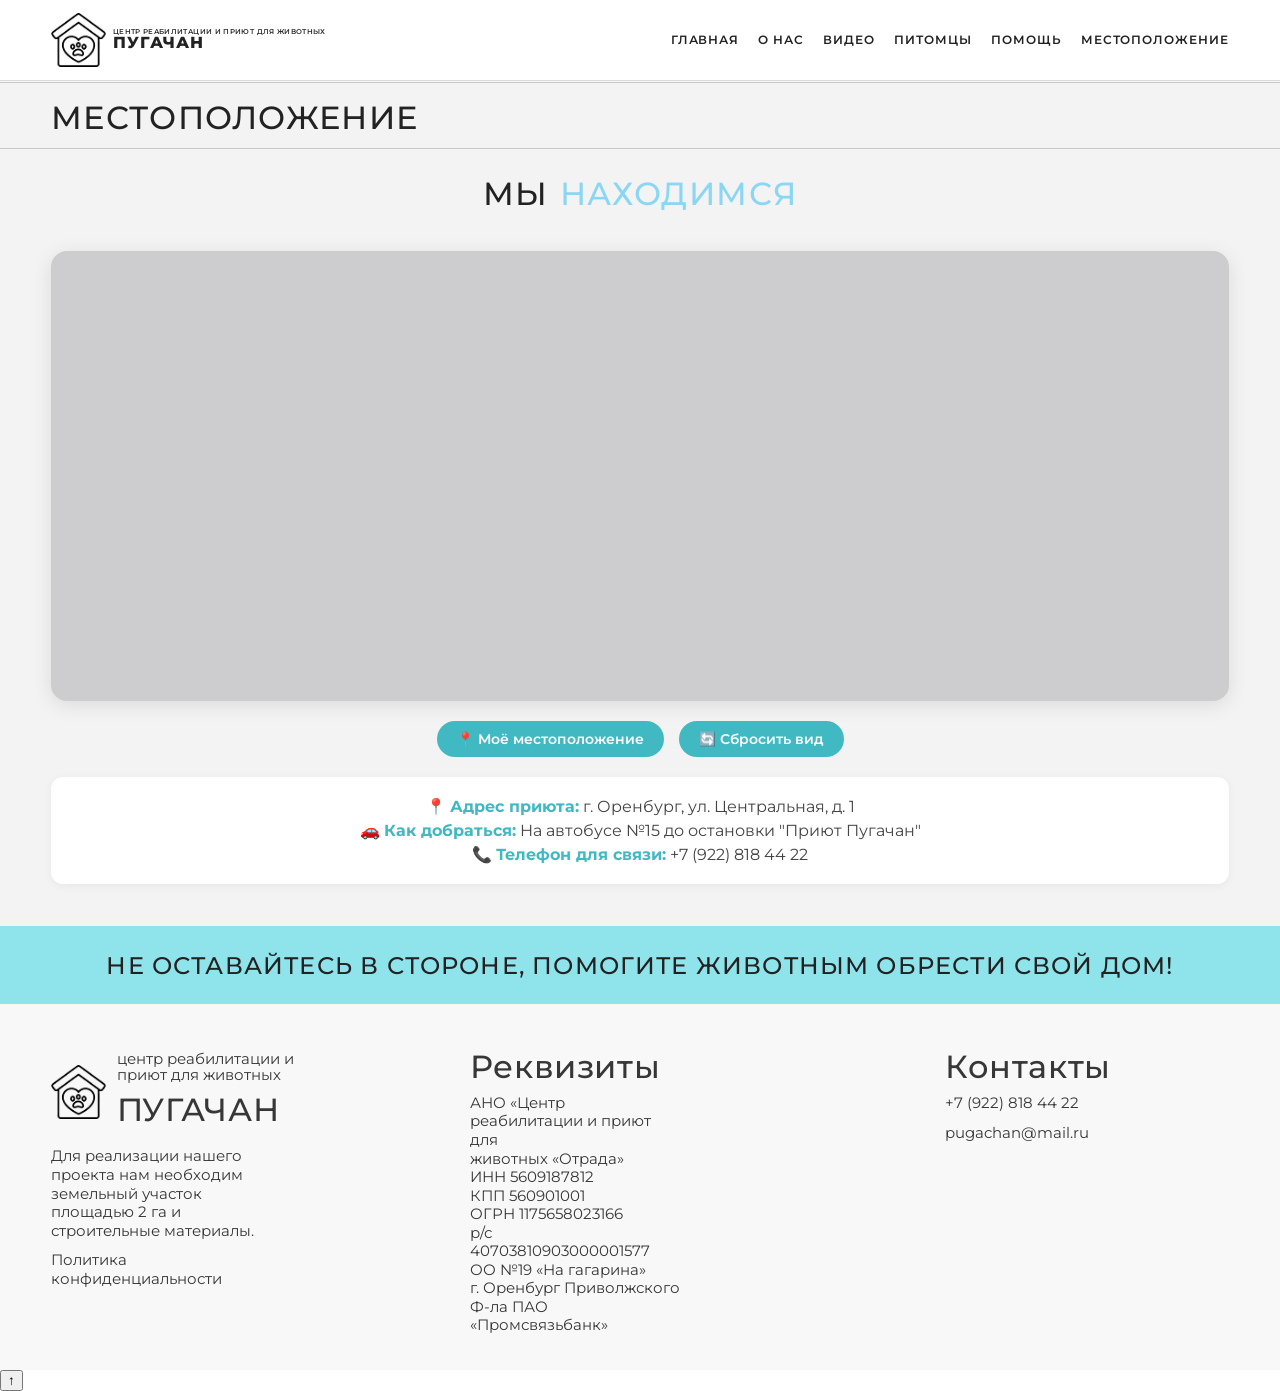
<file: Аделина курсач/location.html>
<!doctype html>
<html lang="ru">
<head>
  <meta charset="UTF-8">
  <meta name="viewport" content="width=device-width, initial-scale=1.0">
  <title>Местоположение — Пугачан</title>
  <link rel="preconnect" href="https://fonts.googleapis.com">
  <link rel="preconnect" href="https://fonts.gstatic.com" crossorigin>
  <link href="https://fonts.googleapis.com/css2?family=Montserrat:wght@400;500;600;700;800&display=swap" rel="stylesheet">
  <link rel="stylesheet" href="./styles.css">
  <!-- Подключаем Яндекс.Карты -->
  <script src="https://api-maps.yandex.ru/2.1/?apikey=ваш_ключ&lang=ru_RU" type="text/javascript"></script>
  <style>
    /* Дополнительные стили для карты */
    .location-page__map {
      width: 100%;
      height: 450px;
      margin: 0 auto;
      border-radius: 16px;
      overflow: hidden;
      box-shadow: 0 4px 20px rgba(0, 0, 0, 0.1);
    }
    
    #shelterMap {
      width: 100%;
      height: 100%;
    }
    
    .map-controls {
      text-align: center;
      margin-top: 20px;
      display: flex;
      gap: 15px;
      justify-content: center;
      flex-wrap: wrap;
    }
    
    .map-btn {
      background: #41b9c2;
      color: white;
      border: none;
      padding: 10px 20px;
      border-radius: 30px;
      font-family: "Montserrat", Arial, sans-serif;
      font-weight: 600;
      font-size: 0.85rem;
      cursor: pointer;
      transition: all 0.3s ease;
    }
    
    .map-btn:hover {
      background: #359ea6;
      transform: scale(1.02);
    }
    
    .address-info {
      text-align: center;
      margin-top: 20px;
      padding: 15px;
      background: #fff;
      border-radius: 12px;
      box-shadow: 0 2px 10px rgba(0, 0, 0, 0.05);
    }
    
    .address-info p {
      margin: 5px 0;
      color: #444;
    }
    
    .address-info strong {
      color: #41b9c2;
    }
    
    @media (max-width: 62rem) {
      .location-page__map {
        height: 350px;
      }
    }
  </style>
</head>
<body class="page-with-header">
  <header class="header header--static" id="header">
    <div class="container header__inner">
      <a href="./index.html#hero" class="logo">
        <img src="./img/logotip.png" alt="Логотип Пугачан">
        <span class="logo__text">
          <span>центр реабилитации и приют для животных</span>
          <span>ПУГАЧАН</span>
        </span>
      </a>
      <nav class="nav" aria-label="Основная навигация">
        <a href="./index.html#hero">ГЛАВНАЯ</a>
        <a href="./about.html">О НАС</a>
        <a href="./video.html">ВИДЕО</a>
        <a href="./pets.html">ПИТОМЦЫ</a>
        <a href="./help.html">ПОМОЩЬ</a>
        <a href="./location.html">МЕСТОПОЛОЖЕНИЕ</a>
      </nav>
    </div>
  </header>

  <main>
    <section class="location-page">
      <div class="location-page__title-bar">
        <div class="container">
          <h1>МЕСТОПОЛОЖЕНИЕ</h1>
        </div>
      </div>

      <div class="container location-page__content">
        <h2>МЫ <span>НАХОДИМСЯ</span></h2>
        
        <!-- Интерактивная карта -->
        <div class="location-page__map">
          <div id="shelterMap"></div>
        </div>
        
        <!-- Кнопки управления картой -->
        <div class="map-controls">
          <button class="map-btn" id="myLocationBtn">📍 Моё местоположение</button>
          <button class="map-btn" id="resetViewBtn">🔄 Сбросить вид</button>
        </div>
        
        <!-- Информация об адресе -->
        <div class="address-info">
          <p>📍 <strong>Адрес приюта:</strong> г. Оренбург, ул. Центральная, д. 1</p>
          <p>🚗 <strong>Как добраться:</strong> На автобусе №15 до остановки "Приют Пугачан"</p>
          <p>📞 <strong>Телефон для связи:</strong> +7 (922) 818 44 22</p>
        </div>
      </div>
    </section>

    <section class="about-cta">
      <p>НЕ ОСТАВАЙТЕСЬ В СТОРОНЕ, ПОМОГИТЕ ЖИВОТНЫМ ОБРЕСТИ СВОЙ ДОМ!</p>
    </section>
  </main>

  <footer class="contacts" id="contacts">
    <div class="container contacts__grid">
      <div class="contacts__col contacts__col--brand">
        <div class="contacts__brand-wrap">
          <img src="./img/logotip.png" alt="Логотип Пугачан">
          <div>
            <p class="contacts__brand-sub">центр реабилитации и<br>приют для животных</p>
            <p class="contacts__brand">ПУГАЧАН</p>
          </div>
        </div>
        <p>
          Для реализации нашего<br>
          проекта нам необходим<br>
          земельный участок<br>
          площадью 2 га и<br>
          строительные материалы.
        </p>
        <p>Политика<br>конфиденциальности</p>
      </div>
      <div class="contacts__col">
        <p class="contacts__title">Реквизиты</p>
        <p>
          АНО «Центр<br>
          реабилитации и приют<br>
          для<br>
          животных «Отрада»<br>
          ИНН 5609187812<br>
          КПП 560901001<br>
          ОГРН 1175658023166<br>
          р/с<br>
          40703810903000001577<br>
          ОО №19 «На гагарина»<br>
          г. Оренбург Приволжского<br>
          Ф-ла ПАО<br>
          «Промсвязьбанк»
        </p>
      </div>
      <div class="contacts__col contacts__col--contact">
        <p class="contacts__title">Контакты</p>
        <p class="contacts__line">+7 (922) 818 44 22</p>
        <p class="contacts__line">pugachan@mail.ru</p>
      </div>
    </div>
  </footer>

  <script src="./script.js" defer></script>
  
  <script>
    // ========== ЯНДЕКС КАРТА (ТОЧНО РОССИЯ) ==========
    ymaps.ready(init);
    
    function init() {
      // Координаты Оренбурга
      const shelterCoords = [51.7682, 55.0970];
      
      // Создаем карту
      const map = new ymaps.Map('shelterMap', {
        center: shelterCoords,
        zoom: 15,
        controls: ['zoomControl', 'fullscreenControl']
      });
      
      // Создаем метку приюта
      const placemark = new ymaps.Placemark(shelterCoords, {
        hintContent: 'Приют "Пугачан"',
        balloonContent: `
          <div style="font-family: Montserrat, Arial; text-align: center; padding: 5px;">
            <strong style="color: #41b9c2;">🏠 ПУГАЧАН</strong><br>
            Центр реабилитации и приют для животных<br>
            <span style="color: #666;">📍 г. Оренбург</span><br>
            <a href="https://yandex.ru/maps/?rtext=~51.7682,55.0970" target="_blank" style="color: #41b9c2;">Построить маршрут →</a>
          </div>
        `
      }, {
        preset: 'islands#circleIcon',
        iconColor: '#41b9c2'
      });
      
      map.geoObjects.add(placemark);
      
      // Кнопка "Моё местоположение"
      document.getElementById('myLocationBtn')?.addEventListener('click', () => {
        if ('geolocation' in navigator) {
          navigator.geolocation.getCurrentPosition(
            (position) => {
              const userCoords = [position.coords.latitude, position.coords.longitude];
              map.setCenter(userCoords, 15);
              
              // Добавляем метку пользователя
              const userPlacemark = new ymaps.Placemark(userCoords, {
                hintContent: 'Вы здесь'
              }, {
                preset: 'islands#greenCircleIcon'
              });
              map.geoObjects.add(userPlacemark);
              
              // Убираем через 5 секунд
              setTimeout(() => {
                map.geoObjects.remove(userPlacemark);
              }, 5000);
            },
            () => {
              alert('Не удалось определить местоположение');
            }
          );
        } else {
          alert('Ваш браузер не поддерживает геолокацию');
        }
      });
      
      // Кнопка "Сбросить вид"
      document.getElementById('resetViewBtn')?.addEventListener('click', () => {
        map.setCenter(shelterCoords, 15);
        placemark.balloon.open();
      });
      
      // Обработка изменения размера окна
      window.addEventListener('resize', () => {
        setTimeout(() => {
          map.container.fitToViewport();
        }, 100);
      });
    }
  </script>
</body>
</html>
</file>
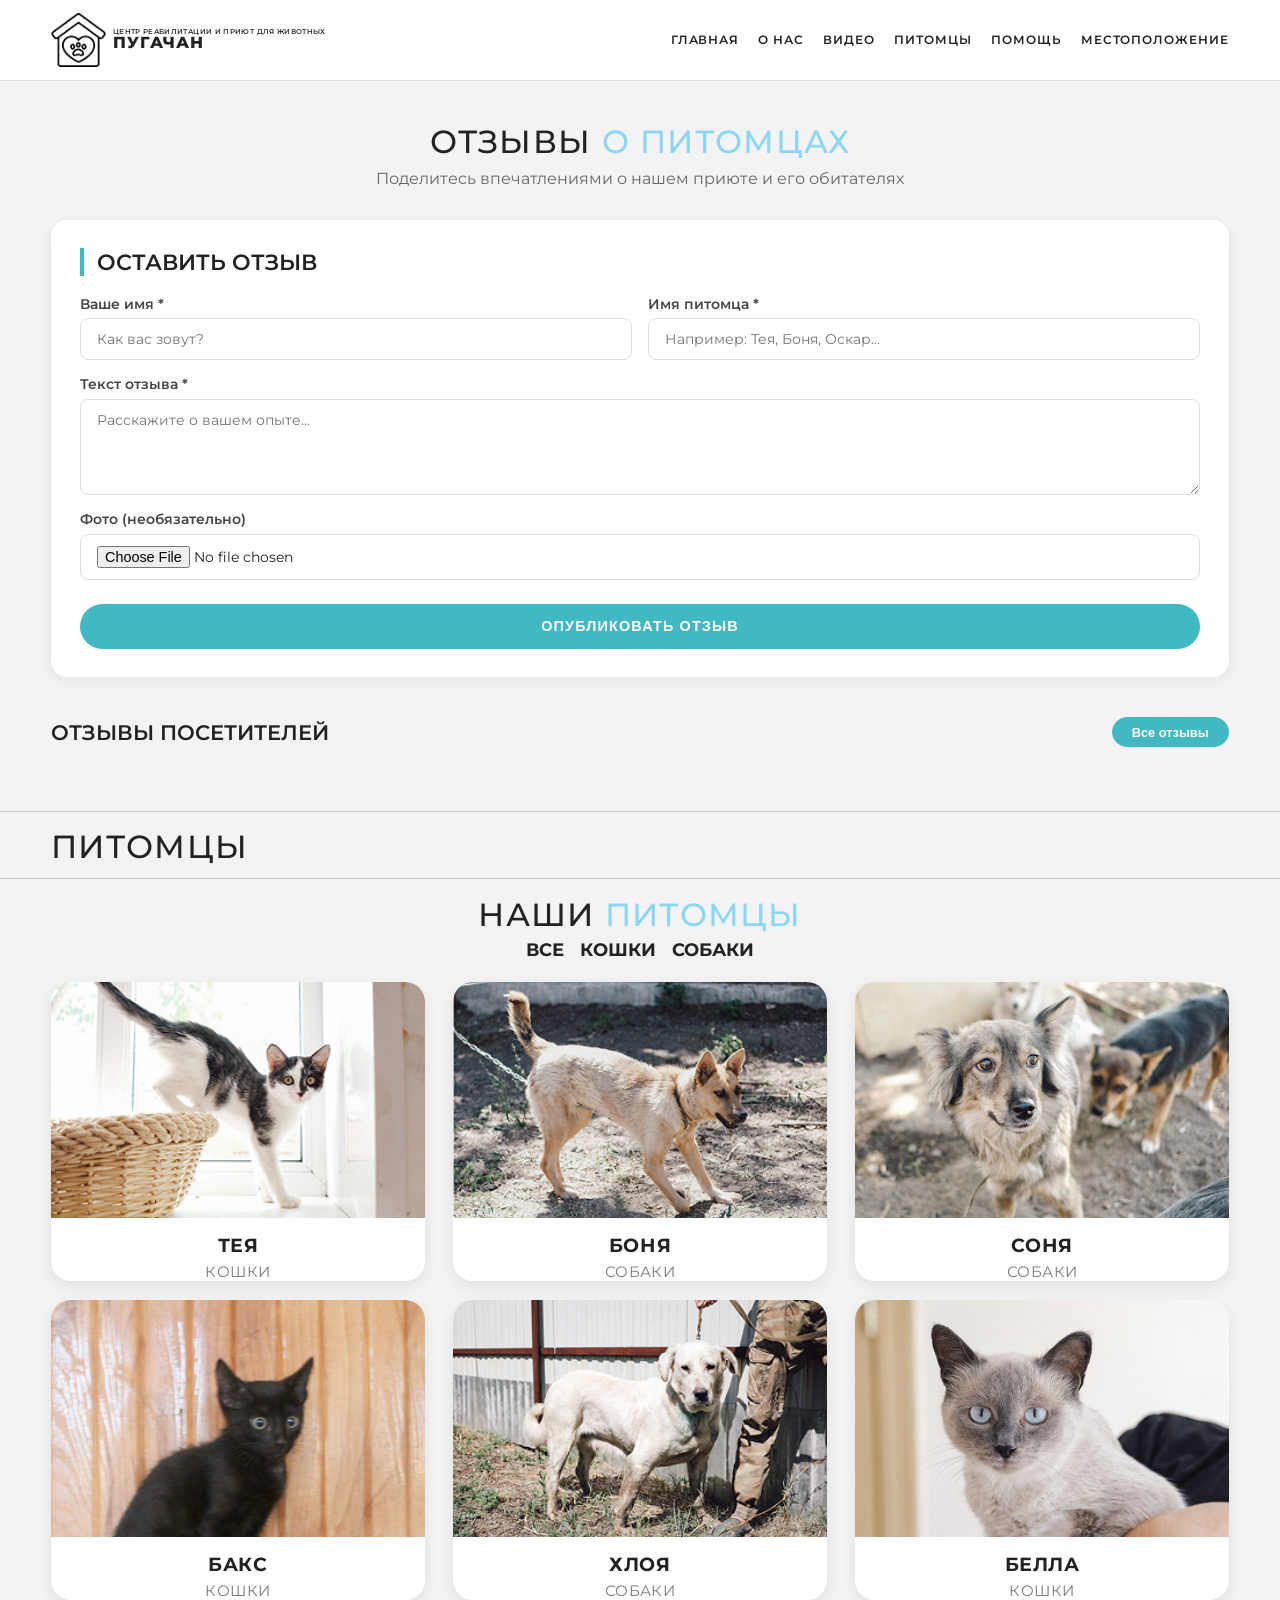
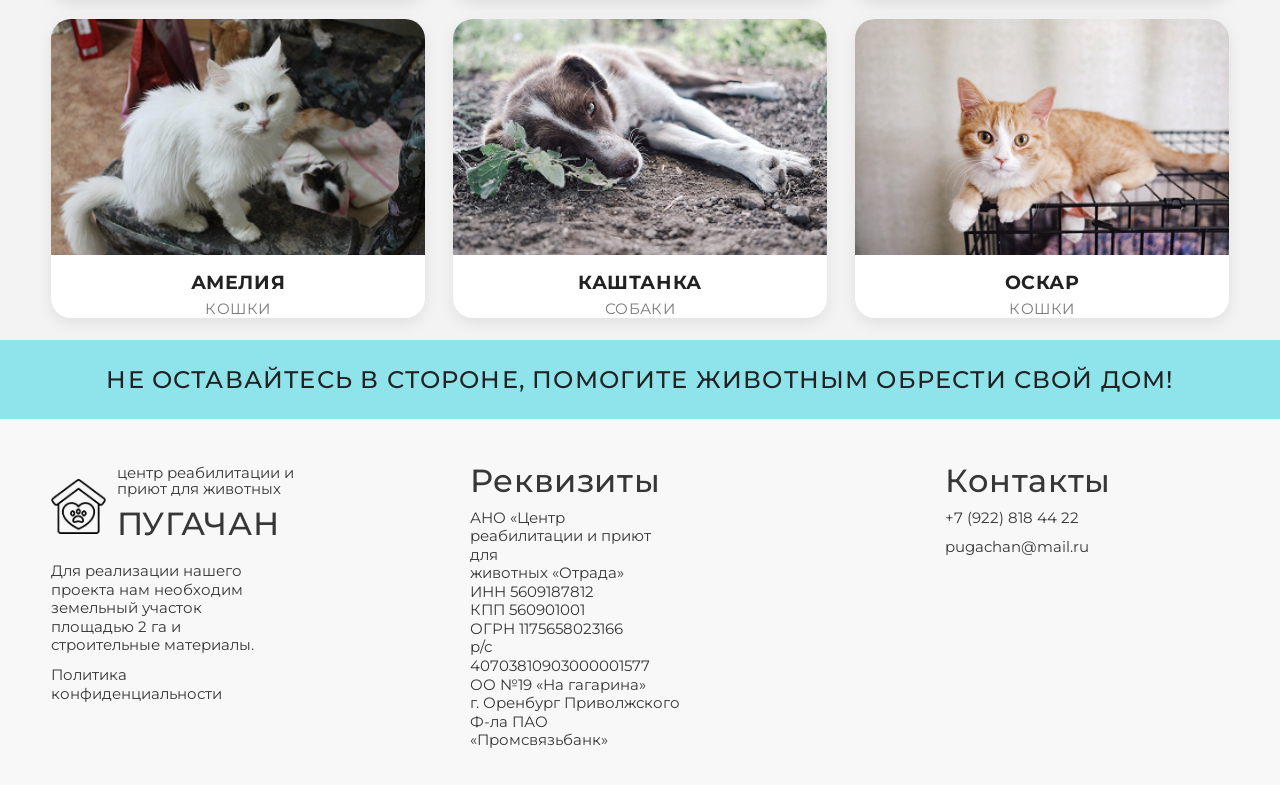
<file: Аделина курсач/pets.html>
<!doctype html>
<html lang="ru">
<head>
  <meta charset="UTF-8">
  <meta name="viewport" content="width=device-width, initial-scale=1.0">
  <title>Питомцы — Пугачан</title>
  <link rel="preconnect" href="https://fonts.googleapis.com">
  <link rel="preconnect" href="https://fonts.gstatic.com" crossorigin>
  <link href="https://fonts.googleapis.com/css2?family=Montserrat:wght@400;500;600;700;800&display=swap" rel="stylesheet">
  <link rel="stylesheet" href="./styles.css">
  <style>
    /* ========== ДОПОЛНИТЕЛЬНЫЕ СТИЛИ ДЛЯ АНИМАЦИЙ ========== */
    
    /* Анимация при наведении на карточку питомца */
    .pet-item {
      transition: all 0.4s cubic-bezier(0.2, 0.9, 0.4, 1.1);
      cursor: pointer;
      border-radius: 20px;
      overflow: hidden;
      background: white;
      box-shadow: 0 5px 15px rgba(0,0,0,0.08);
    }
    
    .pet-item:hover {
      transform: translateY(-12px) scale(1.02);
      box-shadow: 0 20px 35px rgba(65,185,194,0.25);
    }
    
    .pet-item img {
      transition: transform 0.5s ease;
      width: 100%;
      aspect-ratio: 1.58 / 1;
      object-fit: cover;
      display: block;
    }
    
    .pet-item:hover img {
      transform: scale(1.08);
    }
    
    .pet-item h3 {
      margin-top: 15px;
      font-size: clamp(1.2rem, 0.2vw + 1rem, 1.35rem);
      font-weight: 700;
      letter-spacing: 0.03em;
      transition: color 0.3s ease;
      position: relative;
      display: inline-block;
    }
    
    .pet-item:hover h3 {
      color: #41b9c2;
    }
    
    .pet-item h3::after {
      content: '';
      position: absolute;
      bottom: -5px;
      left: 0;
      width: 0;
      height: 2px;
      background: #41b9c2;
      transition: width 0.3s ease;
    }
    
    .pet-item:hover h3::after {
      width: 100%;
    }
    
    .pet-item p {
      margin-top: 5px;
      font-size: clamp(0.95rem, 0.12vw + 0.85rem, 1.08rem);
      color: #7a7a7a;
      letter-spacing: 0.03em;
      transition: color 0.3s ease;
    }
    
    .pet-item:hover p {
      color: #41b9c2;
    }
    
    /* Дополнительный эффект - пульсация кнопки */
    .pet-item::before {
      content: '🐾';
      position: absolute;
      bottom: 10px;
      right: 10px;
      font-size: 20px;
      opacity: 0;
      transform: translateX(10px);
      transition: all 0.3s ease;
      pointer-events: none;
    }
    
    .pet-item:hover::before {
      opacity: 1;
      transform: translateX(0);
    }
    
    /* Стили для карточек отзывов (убираем фильтры по кошкам/собакам) */
    .reviews-filters {
      display: flex;
      gap: 0.8rem;
    }
    
    .filter-btn {
      background: transparent;
      border: 0.09rem solid #41b9c2;
      padding: 0.4rem 1.2rem;
      border-radius: 2rem;
      font-size: 0.8rem;
      font-weight: 600;
      cursor: pointer;
      transition: all 0.2s;
      color: #41b9c2;
    }
    
    .filter-btn.active,
    .filter-btn:hover {
      background: #41b9c2;
      color: #fff;
    }
    
    /* Скрываем старые фильтры, оставляем только "Все отзывы" */
    .filter-btn[data-filter="cat"],
    .filter-btn[data-filter="dog"] {
      display: none;
    }
  </style>
</head>
<body class="page-with-header">
  <header class="header header--static" id="header">
    <div class="container header__inner">
      <a href="./index.html#hero" class="logo">
        <img src="./img/logotip.png" alt="Логотип Пугачан">
        <span class="logo__text">
          <span>центр реабилитации и приют для животных</span>
          <span>ПУГАЧАН</span>
        </span>
      </a>
      <nav class="nav" aria-label="Основная навигация">
        <a href="./index.html#hero">ГЛАВНАЯ</a>
        <a href="./about.html">О НАС</a>
        <a href="./video.html">ВИДЕО</a>
        <a href="./pets.html">ПИТОМЦЫ</a>
        <a href="./help.html">ПОМОЩЬ</a>
        <a href="./location.html">МЕСТОПОЛОЖЕНИЕ</a>
      </nav>
    </div>
  </header>

  <main>
    <!-- СЕКЦИЯ ОТЗЫВОВ -->
    <section class="reviews-section">
      <div class="container">
        <div class="reviews-section__header">
          <h2>ОТЗЫВЫ <span>О ПИТОМЦАХ</span></h2>
          <p>Поделитесь впечатлениями о нашем приюте и его обитателях</p>
        </div>

        <!-- Форма добавления отзыва -->
        <div class="review-form-container">
          <h3>ОСТАВИТЬ ОТЗЫВ</h3>
          <form class="review-form" id="reviewForm">
            <div class="form-row">
              <div class="form-group">
                <label for="reviewName">Ваше имя *</label>
                <input type="text" id="reviewName" placeholder="Как вас зовут?" required>
              </div>
              <div class="form-group">
                <label for="reviewPet">Имя питомца *</label>
                <input type="text" id="reviewPet" placeholder="Например: Тея, Боня, Оскар..." required>
              </div>
            </div>
            <div class="form-group full-width">
              <label for="reviewText">Текст отзыва *</label>
              <textarea id="reviewText" rows="4" placeholder="Расскажите о вашем опыте..." required></textarea>
            </div>
            <div class="form-group full-width">
              <label for="reviewPhoto">Фото (необязательно)</label>
              <input type="file" id="reviewPhoto" accept="image/*">
              <div class="image-preview" id="imagePreview"></div>
            </div>
            <button type="submit" class="review-submit-btn">ОПУБЛИКОВАТЬ ОТЗЫВ</button>
          </form>
        </div>

        <!-- Сетка отзывов -->
        <div class="reviews-header">
          <h3>ОТЗЫВЫ ПОСЕТИТЕЛЕЙ</h3>
          <div class="reviews-filters">
            <button class="filter-btn active" data-filter="all">Все отзывы</button>
          </div>
        </div>
        <div class="reviews-grid" id="reviewsGrid">
          <!-- Здесь будут появляться отзывы -->
        </div>
      </div>
    </section>

    <!-- СЕКЦИЯ ПИТОМЦЫ -->
    <section class="pets-page">
      <div class="pets-page__title-bar">
        <div class="container">
          <h1>ПИТОМЦЫ</h1>
        </div>
      </div>

      <div class="container pets-page__content">
        <h2>НАШИ <span>ПИТОМЦЫ</span></h2>
        <div class="pets-page__filters">
          <span>ВСЕ</span>
          <span>КОШКИ</span>
          <span>СОБАКИ</span>
        </div>

        <div class="pets-page__grid">
          <article class="pet-item" data-category="cat">
            <img src="./img/teya_koshki.png" alt="Тея">
            <h3>ТЕЯ</h3>
            <p>КОШКИ</p>
          </article>
          <article class="pet-item" data-category="dog">
            <img src="./img/bonya_sobaki.png" alt="Боня">
            <h3>БОНЯ</h3>
            <p>СОБАКИ</p>
          </article>
          <article class="pet-item" data-category="dog">
            <img src="./img/sonya_sobaki.png" alt="Соня">
            <h3>СОНЯ</h3>
            <p>СОБАКИ</p>
          </article>

          <article class="pet-item" data-category="cat">
            <img src="./img/bax_koshki.png" alt="Бакс">
            <h3>БАКС</h3>
            <p>КОШКИ</p>
          </article>
          <article class="pet-item" data-category="dog">
            <img src="./img/khloya_sobaki.png" alt="Хлоя">
            <h3>ХЛОЯ</h3>
            <p>СОБАКИ</p>
          </article>
          <article class="pet-item" data-category="cat">
            <img src="./img/bella_koshki.png" alt="Белла">
            <h3>БЕЛЛА</h3>
            <p>КОШКИ</p>
          </article>

          <article class="pet-item" data-category="cat">
            <img src="./img/amelia_koshki.png" alt="Амелия">
            <h3>АМЕЛИЯ</h3>
            <p>КОШКИ</p>
          </article>
          <article class="pet-item" data-category="dog">
            <img src="./img/kashtanka_sobaki.png" alt="Каштанка">
            <h3>КАШТАНКА</h3>
            <p>СОБАКИ</p>
          </article>
          <article class="pet-item" data-category="cat">
            <img src="./img/oskar_koshki.png" alt="Оскар">
            <h3>ОСКАР</h3>
            <p>КОШКИ</p>
          </article>
        </div>
      </div>
    </section>

    <section class="about-cta" aria-label="Призыв к действию">
      <p>НЕ ОСТАВАЙТЕСЬ В СТОРОНЕ, ПОМОГИТЕ ЖИВОТНЫМ ОБРЕСТИ СВОЙ ДОМ!</p>
    </section>
  </main>

  <footer class="contacts" id="contacts">
    <div class="container contacts__grid">
      <div class="contacts__col contacts__col--brand">
        <div class="contacts__brand-wrap">
          <img src="./img/logotip.png" alt="Логотип Пугачан">
          <div>
            <p class="contacts__brand-sub">центр реабилитации и<br>приют для животных</p>
            <p class="contacts__brand">ПУГАЧАН</p>
          </div>
        </div>
        <p>
          Для реализации нашего<br>
          проекта нам необходим<br>
          земельный участок<br>
          площадью 2 га и<br>
          строительные материалы.
        </p>
        <p>Политика<br>конфиденциальности</p>
      </div>
      <div class="contacts__col">
        <p class="contacts__title">Реквизиты</p>
        <p>
          АНО «Центр<br>
          реабилитации и приют<br>
          для<br>
          животных «Отрада»<br>
          ИНН 5609187812<br>
          КПП 560901001<br>
          ОГРН 1175658023166<br>
          р/с<br>
          40703810903000001577<br>
          ОО №19 «На гагарина»<br>
          г. Оренбург Приволжского<br>
          Ф-ла ПАО<br>
          «Промсвязьбанк»
        </p>
      </div>
      <div class="contacts__col contacts__col--contact">
        <p class="contacts__title">Контакты</p>
        <p class="contacts__line">+7 (922) 818 44 22</p>
        <p class="contacts__line">pugachan@mail.ru</p>
      </div>
    </div>
  </footer>

  <script src="./script.js" defer></script>
  
  <!-- СКРИПТ ДЛЯ ФИЛЬТРАЦИИ ПИТОМЦЕВ И ОТЗЫВОВ -->
  <script>
    // ========== ФИЛЬТРАЦИЯ ПИТОМЦЕВ (КОШКИ/СОБАКИ) ==========
    (function() {
      const filterBtns = document.querySelectorAll('.pets-page__filters span');
      const petItems = document.querySelectorAll('.pet-item');
      
      if (filterBtns.length > 0) {
        filterBtns.forEach(btn => {
          btn.addEventListener('click', function() {
            // Убираем активный класс у всех кнопок
            filterBtns.forEach(b => b.classList.remove('active'));
            this.classList.add('active');
            
            const filter = this.textContent.trim();
            
            petItems.forEach(item => {
              const category = item.querySelector('p').textContent.trim();
              
              if (filter === 'ВСЕ') {
                item.style.display = '';
              } else if (filter === category) {
                item.style.display = '';
              } else {
                item.style.display = 'none';
              }
            });
          });
        });
      }
    })();

    // ========== ОТЗЫВЫ (ОБНОВЛЁННАЯ ВЕРСИЯ) ==========
    (function() {
      const reviewsGrid = document.getElementById('reviewsGrid');
      if (!reviewsGrid) return;

      let reviews = [];

      function loadReviews() {
        const saved = localStorage.getItem('pugachan_pets_reviews');
        if (saved) {
          try {
            reviews = JSON.parse(saved);
            renderReviews();
          } catch(e) { console.error(e); }
        }
      }

      function saveReviews() {
        localStorage.setItem('pugachan_pets_reviews', JSON.stringify(reviews));
      }

      function renderReviews() {
        if (reviews.length === 0) {
          reviewsGrid.innerHTML = `<div style="grid-column:1/-1; text-align:center; padding:2rem; color:#888;">Пока нет отзывов. Будьте первым!</div>`;
          return;
        }
        
        reviewsGrid.innerHTML = reviews.map(review => `
          <article class="review-card" data-id="${review.id}">
            <button class="review-card__delete" onclick="deletePetReview('${review.id}')">×</button>
            ${review.image 
              ? `<img class="review-card__image" src="${review.image}" alt="Фото">`
              : `<div class="review-card__no-image">🐾</div>`
            }
            <div class="review-card__content">
              <span class="review-card__pet">🐕 ${escapeHtml(review.petName)}</span>
              <p class="review-card__text">${escapeHtml(review.text)}</p>
              <div class="review-card__author">
                <strong>${escapeHtml(review.author)}</strong> • ${review.date}
              </div>
            </div>
          </article>
        `).join('');
      }

      function escapeHtml(text) {
        const div = document.createElement('div');
        div.textContent = text;
        return div.innerHTML;
      }

      window.deletePetReview = function(id) {
        if (confirm('Удалить этот отзыв?')) {
          reviews = reviews.filter(r => r.id !== id);
          saveReviews();
          renderReviews();
        }
      };

      function getFormattedDate() {
        const now = new Date();
        const months = ['янв', 'фев', 'мар', 'апр', 'мая', 'июн', 'июл', 'авг', 'сен', 'окт', 'ноя', 'дек'];
        return `${now.getDate()} ${months[now.getMonth()]} ${now.getFullYear()}`;
      }

      const form = document.getElementById('reviewForm');
      if (form) {
        const photoInput = document.getElementById('reviewPhoto');
        const imagePreview = document.getElementById('imagePreview');
        
        photoInput?.addEventListener('change', function(e) {
          const file = e.target.files[0];
          if (file && file.type.startsWith('image/')) {
            const reader = new FileReader();
            reader.onload = function(event) {
              imagePreview.innerHTML = `<img src="${event.target.result}" alt="Превью">`;
              imagePreview.style.display = 'block';
            };
            reader.readAsDataURL(file);
          } else {
            imagePreview.innerHTML = '';
            imagePreview.style.display = 'none';
          }
        });
        
        form.addEventListener('submit', function(e) {
          e.preventDefault();
          
          const author = document.getElementById('reviewName')?.value.trim();
          const petName = document.getElementById('reviewPet')?.value.trim();
          const text = document.getElementById('reviewText')?.value.trim();
          const photoFile = photoInput?.files[0];
          
          if (!author) {
            alert('Пожалуйста, введите ваше имя');
            return;
          }
          if (!petName) {
            alert('Пожалуйста, введите имя питомца');
            return;
          }
          if (!text) {
            alert('Пожалуйста, напишите текст отзыва');
            return;
          }
          if (text.length < 5) {
            alert('Отзыв должен содержать хотя бы 5 символов');
            return;
          }
          
          const newReview = {
            id: Date.now().toString(),
            author: author,
            petName: petName,
            text: text,
            date: getFormattedDate(),
            image: null
          };
          
          function publishReview() {
            reviews.unshift(newReview);
            saveReviews();
            renderReviews();
            form.reset();
            if (imagePreview) {
              imagePreview.innerHTML = '';
              imagePreview.style.display = 'none';
            }
            alert('Отзыв опубликован! Спасибо!');
          }
          
          if (photoFile) {
            const reader = new FileReader();
            reader.onload = function(event) {
              newReview.image = event.target.result;
              publishReview();
            };
            reader.readAsDataURL(photoFile);
          } else {
            publishReview();
          }
        });
      }
      
      loadReviews();
    })();
  </script>
</body>
</html>
</file>
<file: Аделина курсач/styles.css>
:root {
  --text: #222;
  --white: #fff;
  --accent: #41b9c2;
  --light-bg: #f8f8f8;
}

*,
*::before,
*::after {
  box-sizing: border-box;
}

body {
  margin: 0;
  font-family: "Montserrat", Arial, sans-serif;
  color: var(--text);
  background: #fff;
}

.page-with-header {
  padding-top: 5.1rem;
}

a {
  color: inherit;
  text-decoration: none;
}

h1, h2, h3, p {
  margin: 0;
}

.container {
  width: min(78rem, 92%);
  margin: 0 auto;
}

.header {
  position: fixed;
  inset: 0 0 auto 0;
  z-index: 20;
  padding: 0.8rem 0;
  color: #fff;
  transition: background-color 0.25s ease, color 0.25s ease;
}

.header.is-scrolled {
  background: rgba(255, 255, 255, 0.95);
  color: #222;
  box-shadow: 0 0.4rem 1rem rgba(0, 0, 0, 0.1);
}

.header.header--static {
  background: rgba(255, 255, 255, 0.96);
  color: #222;
  box-shadow: 0 0.08rem 0 rgba(0, 0, 0, 0.14);
}

.header__inner {
  display: flex;
  justify-content: space-between;
  align-items: center;
  gap: 1rem;
}

.logo {
  display: inline-flex;
  align-items: center;
  gap: 0.45rem;
}

.logo img {
  display: block;
  width: 3.4rem;
  height: auto;
}

.logo__text {
  display: flex;
  flex-direction: column;
  line-height: 1.05;
  color: inherit;
}

.logo__text span:first-child {
  font-size: 0.45rem;
  font-weight: 600;
  text-transform: uppercase;
  letter-spacing: 0.05em;
  opacity: 0.95;
}

.logo__text span:last-child {
  font-size: 1rem;
  font-weight: 800;
  letter-spacing: 0.08em;
}

.nav {
  display: flex;
  gap: 1.2rem;
  font-size: 0.73rem;
  font-weight: 600;
  letter-spacing: 0.08em;
}

.hero {
  position: relative;
  min-height: 46rem;
  overflow: hidden;
  display: flex;
  align-items: center;
}

.hero__media {
  position: absolute;
  inset: 0;
  background: url("./img/63e6f84660a90f866fd137dfab52ce5c.jpg") center / cover no-repeat;
  transform: scale(1.07);
  will-change: transform;
}

.hero__overlay {
  position: absolute;
  inset: 0;
  background: rgba(0, 0, 0, 0.25);
}

.hero__content {
  position: relative;
  z-index: 2;
  color: #fff;
  padding-top: 6rem;
}

.hero__content p {
  font-size: 0.95rem;
  margin-bottom: 0.5rem;
}

.hero__content h1 {
  font-size: clamp(1.35rem, 1.5vw + 0.8rem, 2rem);
  line-height: 1.13;
  max-width: 42rem;
  font-weight: 800;
  text-transform: uppercase;
}

.section {
  padding: 2.8rem 0;
}

.priorities {
  background: #f3f3f3;
  text-align: center;
  padding: 2.3rem 0 2.8rem;
}

.priorities h2 {
  font-size: clamp(2rem, 2vw + 1rem, 2.75rem);
  font-weight: 500;
  letter-spacing: 0.04em;
  margin-bottom: 2.8rem;
}

.priorities h2 span {
  color: var(--accent);
}

.priorities__grid {
  display: grid;
  grid-template-columns: repeat(3, minmax(0, 1fr));
  gap: 2.2rem;
}

.priority__icon {
  width: 5.75rem;
  height: 5.75rem;
  margin: 0 auto 1.15rem;
  display: grid;
  place-items: center;
}

.priority__icon img {
  width: 100%;
  height: 100%;
  object-fit: contain;
}

.priority h3 {
  font-size: 2rem;
  font-size: clamp(1.45rem, 1vw + 0.8rem, 2.1rem);
  font-weight: 500;
  letter-spacing: 0.03em;
  margin-bottom: 0.95rem;
  position: relative;
  padding-bottom: 0.95rem;
}

.priority h3::after {
  content: "";
  position: absolute;
  left: 50%;
  bottom: 0;
  width: 4.6rem;
  height: 0.09rem;
  background: #8f8f8f;
  transform: translateX(-50%);
}

.priority p {
  font-size: clamp(0.95rem, 0.35vw + 0.65rem, 1.15rem);
  color: #666;
  line-height: 1.35;
}

.help {
  min-height: 26rem;
  display: grid;
  grid-template-columns: 0.95fr 2.35fr;
}

.help__left {
  background: url("./img/pervaya_chast_golubogo.png") center / cover no-repeat;
  display: grid;
  place-items: center;
}

.help__right {
  position: relative;
  background: url("./img/fon_dlya_parallaxa_prioritetov.png") center / cover no-repeat;
}

.help__overlay {
  position: absolute;
  inset: 0;
  background: rgba(90, 102, 115, 0.58);
}

.help__grid {
  position: relative;
  z-index: 2;
  color: #fff;
  display: grid;
  grid-template-columns: repeat(2, minmax(0, 1fr));
  gap: 1.8rem 2.2rem;
  padding: 2.2rem 2.4rem;
}

.help__grid h3 {
  font-size: 1.95rem;
  font-size: clamp(1.15rem, 0.35vw + 0.85rem, 1.5rem);
  font-weight: 500;
  letter-spacing: 0.04em;
  margin-bottom: 0.35rem;
}

.help__grid p {
  font-size: 1.2rem;
  font-size: clamp(0.82rem, 0.2vw + 0.68rem, 0.96rem);
  line-height: 1.15;
  opacity: 0.93;
}

.help__logo {
  width: min(17rem, 78%);
}

.help__logo img {
  width: 100%;
  height: auto;
}

.help__grid article img {
  width: 1.75rem;
  height: 1.75rem;
  object-fit: contain;
  margin-bottom: 0.5rem;
  filter: brightness(0) invert(1);
}

.help__grid article {
  max-width: 18rem;
}

.partners {
  background: #f3f3f3;
}

.partners__layout {
  display: grid;
  grid-template-columns: 1.15fr 2fr;
  gap: 2.2rem;
  align-items: start;
}

.partners__intro h2 {
  font-size: clamp(2rem, 1.4vw + 1rem, 2.8rem);
  font-weight: 500;
  letter-spacing: 0.04em;
  margin-bottom: 0.75rem;
}

.partners__intro h2 span {
  color: #89d6f5;
}

.partners__intro p {
  color: #464646;
  font-size: clamp(1.1rem, 0.35vw + 0.8rem, 1.45rem);
  line-height: 1.15;
}

.partners__intro p:nth-child(2) {
  margin-bottom: 0.75rem;
  padding-bottom: 0.8rem;
  border-bottom: 0.09rem solid #8d8d8d;
  width: min(20rem, 100%);
}

.partners__logos {
  display: grid;
  grid-template-columns: repeat(3, minmax(0, 1fr));
  gap: 1.1rem;
}

.partner {
  min-height: 10rem;
  display: flex;
  flex-direction: column;
  align-items: center;
  justify-content: flex-start;
  text-align: center;
  padding: 0.5rem;
}

.partner img {
  max-width: 100%;
  max-height: 5.2rem;
  object-fit: contain;
}

.partner p {
  margin-top: 0.95rem;
  font-size: clamp(1.25rem, 0.3vw + 1rem, 1.7rem);
  letter-spacing: 0.04em;
}

.mission {
  position: relative;
  color: #fff;
  overflow: hidden;
  min-height: 32rem;
  display: flex;
  align-items: center;
  padding: 3.4rem 0;
}

.mission__bg {
  position: absolute;
  inset: -8%;
  background: linear-gradient(rgba(61, 169, 177, 0.83), rgba(61, 169, 177, 0.86)), url("./img/fon_dlya_parallaxa_sobaka.png") center / cover no-repeat;
  will-change: transform;
}

.mission__content {
  position: relative;
  z-index: 2;
  text-align: center;
  max-width: 55rem;
}

.mission__content h2 {
  font-size: 1.9rem;
  margin-bottom: 1rem;
}

.mission__content p {
  font-size: 0.98rem;
  line-height: 1.43;
}

.mission__content p + p {
  margin-top: 1rem;
}

.about {
  background: #f3f3f3;
  padding-bottom: 2.2rem;
}

.about__title-bar {
  border-top: 0.08rem solid #c8c8c8;
  border-bottom: 0.08rem solid #c8c8c8;
  padding: 0.95rem 0 0.7rem;
  margin-bottom: 1.4rem;
}

.about__title-bar h2 {
  font-size: clamp(2rem, 1vw + 1.2rem, 2.65rem);
  font-weight: 500;
  letter-spacing: 0.04em;
}

.about__content {
  display: grid;
  grid-template-columns: 1.55fr 1fr;
  gap: 2.4rem;
  align-items: start;
}

.about__text h3 {
  font-size: clamp(2rem, 1vw + 1.2rem, 2.7rem);
  font-weight: 500;
  letter-spacing: 0.04em;
  margin-bottom: 0.85rem;
}

.about__text h3 span {
  color: #89d6f5;
}

.about__text h4 {
  font-size: clamp(1.05rem, 0.2vw + 0.9rem, 1.25rem);
  font-weight: 700;
  margin-bottom: 0.9rem;
}

.about__text p {
  font-size: clamp(0.94rem, 0.14vw + 0.84rem, 1.06rem);
  line-height: 1.28;
  color: #313131;
}

.about__text p + p {
  margin-top: 0.55rem;
}

.about__image img {
  width: 100%;
  height: auto;
  display: block;
}

.about-cta {
  background: #8ee4ea;
  text-align: center;
  padding: 1.55rem 0;
}

.about-cta p {
  margin: 0;
  font-size: clamp(1.45rem, 0.6vw + 1rem, 2rem);
  letter-spacing: 0.05em;
  font-weight: 500;
}

.video-page {
  background: #f3f3f3;
  min-height: 45rem;
}

.video-page__title-bar {
  border-top: 0.08rem solid #c8c8c8;
  border-bottom: 0.08rem solid #c8c8c8;
  padding: 0.95rem 0 0.7rem;
}

.video-page__title-bar h1 {
  margin: 0;
  font-size: clamp(2rem, 1vw + 1.2rem, 2.65rem);
  font-weight: 500;
  letter-spacing: 0.04em;
}

.video-page__content {
  text-align: center;
  padding: 1.6rem 0 2.7rem;
}

.video-page__content h2 {
  font-size: clamp(2rem, 1vw + 1.2rem, 2.7rem);
  font-weight: 500;
  letter-spacing: 0.06em;
  margin-bottom: 1.6rem;
}

.video-page__content h2 span {
  color: #89d6f5;
}

.video-page__frame {
  width: min(27rem, 100%);
  margin: 0 auto;
}

.video-page__frame img,
.video-page__frame video {
  width: 100%;
  height: auto;
  display: block;
}

.pets-page {
  background: #f3f3f3;
}

.pets-page__title-bar {
  border-top: 0.08rem solid #c8c8c8;
  border-bottom: 0.08rem solid #c8c8c8;
  padding: 0.95rem 0 0.7rem;
}

.pets-page__title-bar h1 {
  margin: 0;
  font-size: clamp(2rem, 1vw + 1.2rem, 2.65rem);
  font-weight: 500;
  letter-spacing: 0.04em;
}

.pets-page__content {
  text-align: center;
  padding: 1rem 0 1.4rem;
}

.pets-page__content h2 {
  font-size: clamp(2rem, 1vw + 1.2rem, 2.7rem);
  font-weight: 500;
  letter-spacing: 0.04em;
  margin-bottom: 0.35rem;
}

.pets-page__content h2 span {
  color: #89d6f5;
}

.pets-page__filters {
  display: flex;
  justify-content: center;
  gap: 1rem;
  font-size: 1.7rem;
  font-size: clamp(1.1rem, 0.2vw + 0.95rem, 1.25rem);
  font-weight: 700;
  margin-bottom: 1.35rem;
}

.pets-page__grid {
  display: grid;
  grid-template-columns: repeat(3, minmax(0, 1fr));
  gap: 1.2rem 1.8rem;
}

.pet-item img {
  width: 100%;
  aspect-ratio: 1.58 / 1;
  object-fit: cover;
  display: block;
}

.pet-item h3 {
  margin-top: 0.15rem;
  font-size: 1.8rem;
  font-size: clamp(1.2rem, 0.2vw + 1rem, 1.35rem);
  font-weight: 500;
  letter-spacing: 0.03em;
}

.pet-item p {
  margin-top: -0.15rem;
  font-size: 1.35rem;
  font-size: clamp(0.95rem, 0.12vw + 0.85rem, 1.08rem);
  color: #7a7a7a;
  letter-spacing: 0.03em;
}

.help-page {
  background: #f3f3f3;
}

.help-page__title-bar {
  border-top: 0.08rem solid #c8c8c8;
  border-bottom: 0.08rem solid #c8c8c8;
  padding: 0.95rem 0 0.7rem;
}

.help-page__title-bar h1 {
  margin: 0;
  font-size: clamp(2rem, 1vw + 1.2rem, 2.65rem);
  font-weight: 500;
  letter-spacing: 0.04em;
}

.help-page__content {
  padding: 2rem 0 1.2rem;
}

.help-page__content > h2 {
  font-size: clamp(1.35rem, 0.7vw + 0.9rem, 2.1rem);
  font-weight: 500;
  letter-spacing: 0.03em;
  margin-bottom: 0.95rem;
}

.help-page__content > h2 span,
.help-page__care h3 span {
  color: #89d6f5;
}

.help-page__card-line {
  display: flex;
  align-items: center;
  gap: 0.4rem;
  margin: -0.3rem 0 1.4rem;
  font-size: clamp(0.86rem, 0.1vw + 0.8rem, 0.96rem);
  line-height: 1.2;
}

.help-page__small-icon {
  width: 1.4rem;
  height: 1.4rem;
  object-fit: contain;
  display: inline-block;
  flex-shrink: 0;
}

.help-page__boxes {
  list-style: square;
  margin: 0 0 1.6rem 1rem;
  padding: 0;
}

.help-page__boxes li {
  font-size: clamp(0.84rem, 0.1vw + 0.78rem, 0.94rem);
  line-height: 1.18;
}

.help-page__care {
  margin-top: 2.1rem;
}

.help-page__care h3 {
  font-size: clamp(1.35rem, 0.7vw + 0.9rem, 2rem);
  font-weight: 500;
  letter-spacing: 0.03em;
  margin-bottom: 0.75rem;
}

.help-page__care-grid {
  display: grid;
  grid-template-columns: 1.85fr 1fr;
  gap: 1.2rem;
  align-items: start;
}

.help-page__text p {
  font-size: clamp(0.88rem, 0.12vw + 0.82rem, 1rem);
  line-height: 1.2;
  margin-bottom: 0.45rem;
}

.help-page__text ol {
  margin: 0.35rem 0 0.7rem 1.1rem;
  padding: 0;
}

.help-page__text li {
  font-size: clamp(0.88rem, 0.12vw + 0.82rem, 1rem);
  line-height: 1.2;
  margin-bottom: 0.18rem;
}

.help-page__notice-title {
  font-weight: 700;
}

.location-page {
  background: #f3f3f3;
  min-height: 43rem;
}

.location-page__title-bar {
  border-top: 0.08rem solid #c8c8c8;
  border-bottom: 0.08rem solid #c8c8c8;
  padding: 0.95rem 0 0.7rem;
}

.location-page__title-bar h1 {
  margin: 0;
  font-size: clamp(2rem, 1vw + 1.2rem, 2.65rem);
  font-weight: 500;
  letter-spacing: 0.04em;
}

.location-page__content {
  text-align: center;
  padding: 1.55rem 0 2.6rem;
}

.location-page__content h2 {
  margin: 0 0 2.4rem;
  font-size: clamp(2rem, 1vw + 1.2rem, 2.7rem);
  font-weight: 500;
  letter-spacing: 0.05em;
}

.location-page__content h2 span {
  color: #89d6f5;
}

.location-page__map {
  width: min(74rem, 94%);
  height: 18.2rem;
  margin: 0 auto;
  background: #cdcdcf;
  display: grid;
  place-items: center;
}

.location-page__map p {
  margin: 0;
  font-size: clamp(1.8rem, 0.6vw + 1.35rem, 2.6rem);
  letter-spacing: 0.04em;
}

.help-page__care-image img {
  width: 100%;
  max-width: 15.5rem;
  display: block;
  margin-left: auto;
}

.donate-form {
  width: min(34rem, 100%);
  margin: 1.7rem auto 0;
  text-align: center;
}

.donate-form h4 {
  margin: 0 0 0.95rem;
  font-size: clamp(1.2rem, 0.4vw + 0.95rem, 1.5rem);
  font-weight: 500;
  letter-spacing: 0.05em;
  color: #9adfe4;
}

.donate-form input {
  width: 100%;
  border: 0.09rem solid #d4d4d4;
  background: #f7f7f7;
  height: 3rem;
  padding: 0 1.1rem;
  margin-bottom: 0.85rem;
  font-family: inherit;
  font-size: 1rem;
  color: #444;
}

.donate-form input::placeholder {
  color: #9adfe4;
  letter-spacing: 0.03em;
}

.contacts {
  background: var(--light-bg);
  padding: 2.9rem 0 2.2rem;
}

.contacts__grid {
  display: grid;
  grid-template-columns: 1.35fr 1.55fr 1fr;
  gap: 2.2rem;
  align-items: start;
}

.contacts p {
  font-size: 0.95rem;
  line-height: 1.22;
  color: #373737;
}

.contacts__col p + p {
  margin-top: 0.7rem;
}

.contacts__brand-wrap {
  display: flex;
  align-items: center;
  gap: 0.7rem;
  margin-bottom: 0.9rem;
}

.contacts__brand-wrap img {
  width: 3.4rem;
  height: auto;
}

.contacts__brand-sub {
  font-size: 0.95rem !important;
  line-height: 1.05 !important;
  margin-bottom: 0.2rem;
}

.contacts__brand,
.contacts__title {
  font-weight: 500;
  margin-bottom: 0.45rem;
  font-size: 2rem !important;
  line-height: 1 !important;
  letter-spacing: 0.02em;
}

.contacts__col--contact .contacts__line {
  padding-left: 0;
}

.reveal-up {
  opacity: 0;
  transform: translateY(1.5rem);
  transition: transform 0.6s ease, opacity 0.6s ease;
}

.reveal-up.is-visible {
  opacity: 1;
  transform: translateY(0);
}

@media (max-width: 62rem) {
  .nav {
    display: none;
  }

  .partners__layout {
    grid-template-columns: 1fr;
  }

  .priorities__grid,
  .partners__logos {
    grid-template-columns: 1fr;
  }

  .help {
    grid-template-columns: 1fr;
  }

  .help__grid,
  .contacts__grid {
    grid-template-columns: 1fr;
  }

  .pets-page__grid {
    grid-template-columns: 1fr;
  }

  .help-page__care-grid {
    grid-template-columns: 1fr;
  }

  .help-page__care-image img {
    margin: 0 auto;
  }

  .location-page__map {
    width: 100%;
    height: 15rem;
  }

  .about__content {
    grid-template-columns: 1fr;
  }

  .contacts__title,
  .contacts__brand {
    font-size: 1.45rem !important;
  }

  .partner {
    min-height: auto;
  }
}
/* ========== СЕКЦИЯ ОТЗЫВОВ ========== */
.reviews-section {
  background: #f3f3f3;
  padding: 2.5rem 0;
}

.reviews-section__header {
  text-align: center;
  margin-bottom: 2rem;
}

.reviews-section__header h2 {
  font-size: clamp(2rem, 1vw + 1.2rem, 2.7rem);
  font-weight: 500;
  letter-spacing: 0.04em;
  margin-bottom: 0.5rem;
}

.reviews-section__header h2 span {
  color: #89d6f5;
}

.reviews-section__header p {
  font-size: 1rem;
  color: #666;
}

/* Форма отзыва */
.review-form-container {
  background: #fff;
  border-radius: 1rem;
  padding: 1.8rem;
  margin-bottom: 2.5rem;
  box-shadow: 0 0.2rem 0.8rem rgba(0, 0, 0, 0.08);
}

.review-form-container h3 {
  font-size: 1.4rem;
  font-weight: 600;
  margin-bottom: 1.2rem;
  color: #222;
  border-left: 0.25rem solid #41b9c2;
  padding-left: 0.8rem;
}

.review-form {
  display: flex;
  flex-direction: column;
  gap: 1rem;
}

.form-row {
  display: grid;
  grid-template-columns: 1fr 1fr;
  gap: 1rem;
}

.form-group {
  display: flex;
  flex-direction: column;
  gap: 0.4rem;
}

.form-group.full-width {
  grid-column: span 2;
}

.form-group label {
  font-size: 0.85rem;
  font-weight: 600;
  color: #444;
}

.form-group input,
.form-group select,
.form-group textarea {
  padding: 0.7rem 1rem;
  border: 0.09rem solid #ddd;
  border-radius: 0.5rem;
  font-family: "Montserrat", Arial, sans-serif;
  font-size: 0.9rem;
  transition: border-color 0.2s;
}

.form-group input:focus,
.form-group select:focus,
.form-group textarea:focus {
  outline: none;
  border-color: #41b9c2;
}

.image-preview {
  margin-top: 0.8rem;
  display: none;
}

.image-preview img {
  max-width: 120px;
  max-height: 120px;
  border-radius: 0.5rem;
  object-fit: cover;
}

.review-submit-btn {
  background: #41b9c2;
  color: #fff;
  border: none;
  padding: 0.9rem 1.5rem;
  font-size: 0.9rem;
  font-weight: 700;
  letter-spacing: 0.08em;
  border-radius: 2rem;
  cursor: pointer;
  transition: background 0.2s, transform 0.1s;
  margin-top: 0.5rem;
}

.review-submit-btn:hover {
  background: #359ea6;
}

.review-submit-btn:active {
  transform: scale(0.98);
}

/* Заголовок и фильтры отзывов */
.reviews-header {
  display: flex;
  justify-content: space-between;
  align-items: center;
  flex-wrap: wrap;
  gap: 1rem;
  margin-bottom: 1.5rem;
}

.reviews-header h3 {
  font-size: 1.3rem;
  font-weight: 600;
}

.reviews-filters {
  display: flex;
  gap: 0.8rem;
}

.filter-btn {
  background: transparent;
  border: 0.09rem solid #41b9c2;
  padding: 0.4rem 1.2rem;
  border-radius: 2rem;
  font-size: 0.8rem;
  font-weight: 600;
  cursor: pointer;
  transition: all 0.2s;
  color: #41b9c2;
}

.filter-btn.active,
.filter-btn:hover {
  background: #41b9c2;
  color: #fff;
}

/* Сетка карточек отзывов */
.reviews-grid {
  display: grid;
  grid-template-columns: repeat(3, 1fr);
  gap: 1.5rem;
}

/* Карточка отзыва */
.review-card {
  background: #fff;
  border-radius: 0.8rem;
  overflow: hidden;
  box-shadow: 0 0.2rem 0.6rem rgba(0, 0, 0, 0.08);
  transition: transform 0.2s, box-shadow 0.2s;
  position: relative;
}

.review-card:hover {
  transform: translateY(-0.2rem);
  box-shadow: 0 0.5rem 1.2rem rgba(0, 0, 0, 0.12);
}

.review-card__image {
  width: 100%;
  height: 160px;
  object-fit: cover;
}

.review-card__no-image {
  width: 100%;
  height: 160px;
  background: linear-gradient(135deg, #e0e0e0, #f0f0f0);
  display: flex;
  align-items: center;
  justify-content: center;
  font-size: 2.5rem;
  color: #aaa;
}

.review-card__content {
  padding: 1rem 1.2rem 1.2rem;
}

.review-card__pet {
  display: inline-block;
  background: #e8f7f8;
  color: #41b9c2;
  font-size: 0.7rem;
  font-weight: 700;
  padding: 0.2rem 0.7rem;
  border-radius: 1rem;
  margin-bottom: 0.6rem;
}

.review-card__text {
  font-size: 0.9rem;
  line-height: 1.4;
  color: #333;
  margin-bottom: 0.8rem;
  display: -webkit-box;
  -webkit-line-clamp: 3;
  -webkit-box-orient: vertical;
  overflow: hidden;
}

.review-card__author {
  font-size: 0.75rem;
  color: #888;
  border-top: 0.05rem solid #eee;
  padding-top: 0.6rem;
  margin-top: 0.4rem;
}

.review-card__delete {
  position: absolute;
  top: 0.5rem;
  right: 0.5rem;
  background: rgba(0, 0, 0, 0.6);
  color: #fff;
  border: none;
  width: 1.8rem;
  height: 1.8rem;
  border-radius: 50%;
  font-size: 1.2rem;
  cursor: pointer;
  display: flex;
  align-items: center;
  justify-content: center;
  transition: background 0.2s;
  opacity: 0;
}

.review-card:hover .review-card__delete {
  opacity: 1;
}

.review-card__delete:hover {
  background: #e74c3c;
}

/* Адаптив */
@media (max-width: 62rem) {
  .reviews-grid {
    grid-template-columns: 1fr;
  }
  
  .form-row {
    grid-template-columns: 1fr;
  }
  
  .form-group.full-width {
    grid-column: span 1;
  }
  
  .reviews-header {
    flex-direction: column;
    align-items: flex-start;
  }
}

/* Анимация появления */
.review-card {
  opacity: 0;
  transform: translateY(20px);
  animation: fadeInUp 0.4s ease forwards;
}

@keyframes fadeInUp {
  to {
    opacity: 1;
    transform: translateY(0);
  }
}
</file>
